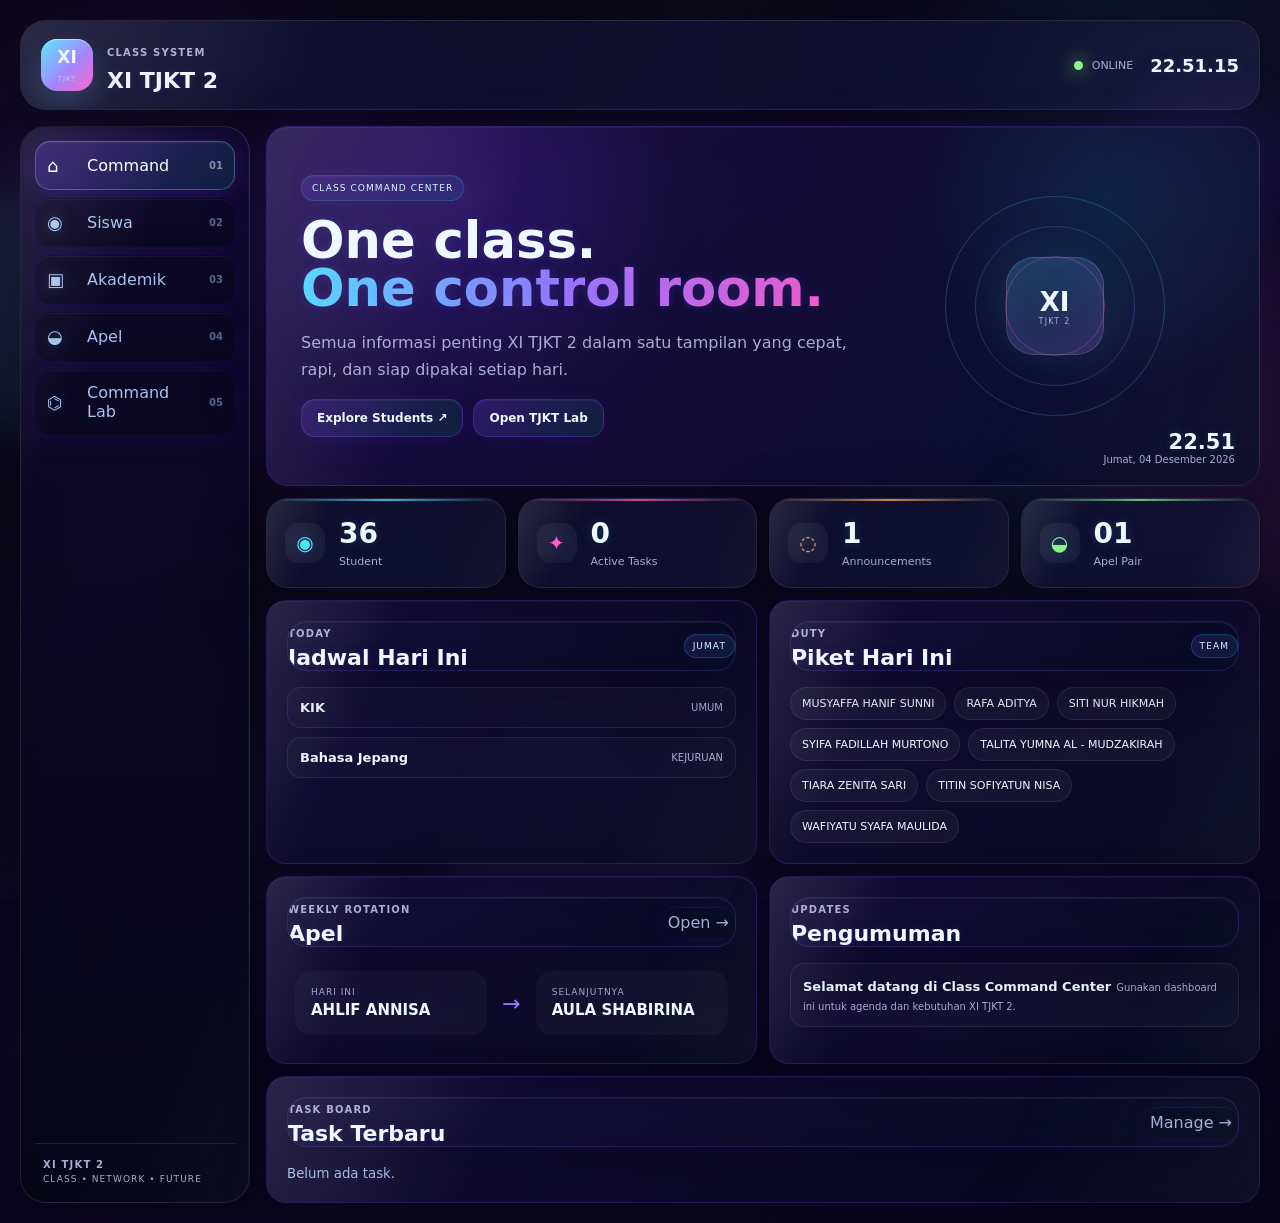
<file: index.html>
<!DOCTYPE html>
<html lang="id">
<head>
  <meta charset="UTF-8">
  <meta name="viewport" content="width=device-width, initial-scale=1.0">
  <meta name="theme-color" content="#08091a">
  <title>XI TJKT 2 — Class Command Center</title>
  <link rel="stylesheet" href="style.css">
</head>
<body>
  <div class="ambient ambient-a"></div>
  <div class="ambient ambient-b"></div>
  <div class="ambient ambient-c"></div>
  <div class="noise"></div>

  <div class="app">
    <header class="topbar glass">
      <div class="brand-wrap">
        <div class="brand-logo"><span>XI</span><small>TJKT</small></div>
        <div>
          <p class="micro">CLASS SYSTEM</p>
          <h1>XI TJKT 2</h1>
        </div>
      </div>

      <div class="top-status">
        <span class="online-dot"></span>
        <span>ONLINE</span>
        <strong id="liveClock">--:--:--</strong>
      </div>
    </header>

    <aside class="sidebar glass">
      <nav class="nav-list" aria-label="Dashboard navigation">
        <button class="nav-item active" data-dashboard="1">
          <span class="nav-icon">⌂</span><span>Command</span><b>01</b>
        </button>
        <button class="nav-item" data-dashboard="2">
          <span class="nav-icon">◉</span><span>Siswa</span><b>02</b>
        </button>
        <button class="nav-item" data-dashboard="3">
          <span class="nav-icon">▣</span><span>Akademik</span><b>03</b>
        </button>
        <button class="nav-item" data-dashboard="4">
          <span class="nav-icon">◒</span><span>Apel</span><b>04</b>
        </button>
        <button class="nav-item" data-dashboard="5">
          <span class="nav-icon">⌬</span><span>Command Lab</span><b>05</b>
        </button>
      </nav>

      <div class="sidebar-footer">
        <span class="micro">XI TJKT 2</span>
        <span class="tiny">Class • Network • Future</span>
      </div>
    </aside>

    <main class="content">

      <!-- DASHBOARD 1 -->
      <section class="dashboard active" id="dashboard1">
        <div class="hero hero-command glass glow-violet">
          <div class="hero-copy">
            <span class="pill pill-violet">CLASS COMMAND CENTER</span>
            <h2>One class.<br><em>One control room.</em></h2>
            <p>
              Semua informasi penting XI TJKT 2 dalam satu tampilan yang cepat,
              rapi, dan siap dipakai setiap hari.
            </p>

            <div class="hero-actions">
              <button class="btn btn-primary" data-jump="2">Explore Students ↗</button>
              <button class="btn btn-ghost" data-jump="5">Open TJKT Lab</button>
            </div>
          </div>

          <div class="hero-orbit" aria-hidden="true">
            <div class="orbit orbit-1"></div>
            <div class="orbit orbit-2"></div>
            <div class="orbit orbit-3"></div>
            <div class="core">
              <span>XI</span>
              <small>TJKT 2</small>
            </div>
          </div>

          <div class="hero-time">
            <span id="ccClock">--:--</span>
            <small id="ccDate">---</small>
          </div>
        </div>

        <div class="stats-row">
          <article class="stat glass stat-cyan">
            <span class="stat-icon">◉</span>
            <div>
              <strong id="ccStudentCount">0</strong>
              <small>Student</small>
            </div>
          </article>

          <article class="stat glass stat-pink">
            <span class="stat-icon">✦</span>
            <div>
              <strong id="ccTaskCount">0</strong>
              <small>Active Tasks</small>
            </div>
          </article>

          <article class="stat glass stat-orange">
            <span class="stat-icon">◌</span>
            <div>
              <strong id="ccAnnouncementCount">0</strong>
              <small>Announcements</small>
            </div>
          </article>

          <article class="stat glass stat-lime">
            <span class="stat-icon">◒</span>
            <div>
              <strong id="ccApelWeek">01</strong>
              <small>Apel Pair</small>
            </div>
          </article>
        </div>

        <div class="grid-2">
          <article class="panel glass accent-cyan">
            <div class="panel-head">
              <div>
                <span class="micro">TODAY</span>
                <h3>Jadwal Hari Ini</h3>
              </div>
              <span class="badge" id="ccTodayLabel">---</span>
            </div>
            <div id="ccTodaySchedule" class="stack-list"></div>
          </article>

          <article class="panel glass accent-lime">
            <div class="panel-head">
              <div>
                <span class="micro">DUTY</span>
                <h3>Piket Hari Ini</h3>
              </div>
              <span class="badge">TEAM</span>
            </div>
            <div id="ccTodayDuty" class="person-chips"></div>
          </article>
        </div>

        <div class="grid-2">
          <article class="panel glass accent-violet">
            <div class="panel-head">
              <div>
                <span class="micro">WEEKLY ROTATION</span>
                <h3>Apel</h3>
              </div>
              <button class="link-btn" data-jump="4">Open →</button>
            </div>

            <div class="mini-apel">
              <div>
                <small>HARI INI</small>
                <strong id="ccApelToday">-</strong>
              </div>
              <div class="mini-arrow">→</div>
              <div>
                <small>SELANJUTNYA</small>
                <strong id="ccApelNext">-</strong>
              </div>
            </div>
          </article>

          <article class="panel glass accent-pink">
            <div class="panel-head">
              <div>
                <span class="micro">UPDATES</span>
                <h3>Pengumuman</h3>
              </div>
            </div>
            <div id="ccAnnouncements" class="compact-list"></div>
          </article>
        </div>

        <article class="panel glass accent-orange">
          <div class="panel-head">
            <div>
              <span class="micro">TASK BOARD</span>
              <h3>Task Terbaru</h3>
            </div>
            <button class="link-btn" data-jump="3">Manage →</button>
          </div>
          <div id="ccTasks" class="task-preview"></div>
        </article>
      </section>

      <!-- DASHBOARD 2 -->
      <section class="dashboard" id="dashboard2">
        <div class="section-hero glass accent-cyan">
          <span class="pill pill-cyan">STUDENT DIRECTORY</span>
          <h2>People behind the network.</h2>
          <p>
            Direktori premium untuk mencari, membuka profil, dan mengenal
            anggota XI TJKT 2.
          </p>
        </div>

        <div class="toolbar glass">
          <div class="field search-field">
            <span>⌕</span>
            <input id="studentSearch" type="search" placeholder="Cari nama siswa...">
          </div>

          <select id="studentFilter">
            <option value="all">Semua siswa</option>
            <option value="odd">Nomor ganjil</option>
            <option value="even">Nomor genap</option>
          </select>

          <button class="btn btn-primary" id="randomStudentButton">
            Random Student ↗
          </button>
        </div>

        <div class="directory-stats">
          <span>Total <strong id="studentTotal">0</strong></span>
          <span>Tampil <strong id="studentVisible">0</strong></span>
          <span id="studentResultCount">0 hasil</span>
        </div>

        <div id="studentDirectory" class="student-grid"></div>

        <div id="studentModal" class="modal" aria-hidden="true">
          <div class="modal-card glass">
            <button id="studentModalClose" class="modal-close">×</button>

            <div id="studentModalAvatar" class="profile-avatar">01</div>

            <span class="micro">STUDENT PROFILE</span>
            <h3 id="studentModalName">-</h3>
            <p>
              Nomor absen
              <strong id="studentModalNumber">-</strong>
            </p>
          </div>
        </div>
      </section>

      <!-- DASHBOARD 3 -->
      <section class="dashboard" id="dashboard3">
        <div class="section-hero glass accent-orange">
          <span class="pill pill-orange">ACADEMIC & AGENDA</span>
          <h2>Plan the week.<br><em>Own the workflow.</em></h2>
          <p>
            Jadwal, piket, deadline, pengumuman, dan kalender berada
            dalam satu ruang kerja kelas.
          </p>
        </div>

        <div class="panel glass">
          <div class="panel-head">
            <div>
              <span class="micro">SCHEDULE</span>
              <h3>Jadwal Pelajaran</h3>
            </div>

            <div class="segmented">
              <button class="schedule-type active" data-schedule-type="A">Umum</button>
              <button class="schedule-type" data-schedule-type="B">Kejuruan</button>
            </div>
          </div>

          <div id="scheduleList" class="schedule-grid"></div>
        </div>

        <div class="panel glass accent-lime">
          <div class="panel-head">
            <div>
              <span class="micro">DUTY ROTATION</span>
              <h3>Jadwal Piket</h3>
            </div>
          </div>

          <div id="dutyGrid" class="duty-week"></div>
        </div>

        <div class="grid-2">
          <article class="panel glass accent-pink">
            <div class="panel-head">
              <div>
                <span class="micro">CLASS NEWS</span>
                <h3>Pengumuman</h3>
              </div>
            </div>

            <div class="form-stack">
              <input id="announcementTitle" class="field-input" placeholder="Judul pengumuman">
              <textarea id="announcementText" class="field-input" rows="4" placeholder="Isi pengumuman..."></textarea>
              <button id="addAnnouncementButton" class="btn btn-primary">
                + Tambah Pengumuman
              </button>
            </div>

            <div id="announcementList" class="manage-list"></div>
          </article>

          <article class="panel glass accent-orange">
            <div class="panel-head">
              <div>
                <span class="micro">TASKS & DEADLINES</span>
                <h3>Task Manager</h3>
              </div>
            </div>

            <div class="form-stack">
              <input id="taskTitle" class="field-input" placeholder="Nama tugas">
              <input id="taskDeadline" class="field-input" type="date">
              <button id="addTaskButton" class="btn btn-primary">
                + Tambah Task
              </button>
            </div>

            <div id="taskList" class="manage-list"></div>
          </article>
        </div>

        <div class="grid-2">
          <article class="panel glass accent-violet">
            <div class="panel-head">
              <div>
                <span class="micro">GLOBAL SEARCH</span>
                <h3>Cari di seluruh data</h3>
              </div>
            </div>

            <div class="field search-field">
              <span>⌕</span>
              <input id="globalSearch" type="search" placeholder="Siswa, mapel, piket, info...">
            </div>

            <div id="globalSearchResults" class="search-results"></div>
          </article>

          <article class="panel glass accent-cyan calendar-panel">
            <div class="panel-head">
              <div>
                <span class="micro">CALENDAR</span>
                <h3 id="calendarMonth">Calendar</h3>
              </div>

              <div class="calendar-actions">
                <button id="calendarPrev" class="icon-btn">‹</button>
                <button id="calendarToday" class="mini-btn">Today</button>
                <button id="calendarNext" class="icon-btn">›</button>
              </div>
            </div>

            <div id="calendarGrid" class="calendar-grid"></div>
          </article>
        </div>
      </section>

      <!-- DASHBOARD 4 -->
      <section class="dashboard" id="dashboard4">
        <div class="section-hero glass accent-violet">
          <span class="pill pill-violet">APEL & KEGIATAN</span>
          <h2>18 pairs.<br><em>One clean rotation.</em></h2>
          <p>
            Setiap minggu terdiri dari satu pasangan:
            satu untuk apel hari ini dan satu untuk apel selanjutnya.
          </p>
        </div>

        <article class="apel-stage glass glow-violet">
          <div class="apel-side today">
            <span class="micro">APEL HARI INI</span>
            <div id="apelTodayAvatar" class="big-avatar">01</div>
            <h3 id="apelTodayName">AHLIF ANNISA</h3>
          </div>

          <div class="apel-center">
            <span>PAIR</span>
            <strong id="apelPairNumber">01 / 18</strong>
            <small id="apelCurrentPair">AHLIF ANNISA × ARINA MAZIYA</small>
          </div>

          <div class="apel-side next">
            <span class="micro">APEL SELANJUTNYA</span>
            <div id="apelNextAvatar" class="big-avatar">02</div>
            <h3 id="apelNextName">ARINA MAZIYA</h3>
          </div>
        </article>

        <div class="center-actions">
          <button id="nextApelButton" class="btn btn-primary">Next Pair →</button>
          <button id="resetApelButton" class="btn btn-ghost">Reset Rotation</button>
        </div>

        <div class="panel glass">
          <div class="panel-head">
            <div>
              <span class="micro">ROTATION MAP</span>
              <h3>18 Pasangan Apel</h3>
            </div>
          </div>

          <div id="apelPairGrid" class="pair-grid"></div>
        </div>

        <div class="panel glass accent-orange">
          <div class="panel-head">
            <div>
              <span class="micro">ACTIVITY BOARD</span>
              <h3>Ruang kegiatan</h3>
            </div>
          </div>

          <div class="activity-cards">
            <div>
              <strong>Apel</strong>
              <small>Pair aktif tampil di atas</small>
            </div>
            <div>
              <strong>Piket</strong>
              <small>Lihat jadwal di Akademik</small>
            </div>
            <div>
              <strong>Agenda</strong>
              <small>Kelola tugas & pengumuman</small>
            </div>
          </div>
        </div>
      </section>

      <!-- DASHBOARD 5 -->
      <section class="dashboard" id="dashboard5">
        <div class="section-hero glass accent-cyan lab-heading">
          <div>
            <span class="pill pill-cyan">TJKT COMMAND LAB</span>
            <h2>Build it.<br><em>Break it. Understand it.</em></h2>
            <p>
              Toolkit jaringan untuk eksplorasi IPv4, subnetting, CIDR,
              MAC, port, DNS, OSI, kabel, dan utilitas kelas.
            </p>
          </div>

          <div class="lab-chip">
            NETWORK<br>
            <b>ENGINEERING</b>
          </div>
        </div>

        <div class="tool-grid">

          <article class="tool glass accent-cyan wide-tool">
            <div class="tool-head">
              <span class="tool-number">01</span>
              <div>
                <span class="micro">NETWORK</span>
                <h3>IPv4 Analyzer</h3>
              </div>
            </div>

            <div class="tool-row">
              <input id="labIpInput" class="field-input" placeholder="192.168.1.10/24">
              <button id="analyzeIpButton" class="btn btn-primary">Analyze</button>
            </div>

            <div id="ipAnalysisResult" class="tool-result"></div>
          </article>

          <article class="tool glass accent-violet">
            <div class="tool-head">
              <span class="tool-number">02</span>
              <div>
                <span class="micro">SUBNETTING</span>
                <h3>Subnet Calculator</h3>
              </div>
            </div>

            <div class="tool-row">
              <input id="subnetIp" class="field-input" placeholder="192.168.1.0">
              <input id="subnetPrefix" class="field-input small-input" type="number" min="0" max="32" value="24">
              <button id="subnetButton" class="btn btn-primary">Calc</button>
            </div>

            <div id="subnetResult" class="tool-result"></div>
          </article>

          <article class="tool glass accent-pink">
            <div class="tool-head">
              <span class="tool-number">03</span>
              <div>
                <span class="micro">CIDR</span>
                <h3>CIDR Helper</h3>
              </div>
            </div>

            <input id="cidrInput" class="field-input" placeholder="10.0.0.0/16">
            <button id="cidrButton" class="btn btn-primary full-btn">Explain CIDR</button>
            <div id="cidrResult" class="tool-result"></div>
          </article>

          <article class="tool glass accent-orange">
            <div class="tool-head">
              <span class="tool-number">04</span>
              <div>
                <span class="micro">NUMBER</span>
                <h3>Decimal → Binary</h3>
              </div>
            </div>

            <input id="decimalInput" class="field-input" type="number" min="0" max="4294967295" placeholder="255">
            <button id="decimalButton" class="btn btn-primary full-btn">Convert</button>
            <div id="binaryResult" class="tool-result"></div>
          </article>

          <article class="tool glass accent-lime">
            <div class="tool-head">
              <span class="tool-number">05</span>
              <div>
                <span class="micro">NUMBER</span>
                <h3>Binary → Decimal</h3>
              </div>
            </div>

            <input id="binaryInput" class="field-input" placeholder="11111111">
            <button id="binaryButton" class="btn btn-primary full-btn">Convert</button>
            <div id="decimalResult" class="tool-result"></div>
          </article>

          <article class="tool glass accent-violet">
            <div class="tool-head">
              <span class="tool-number">06</span>
              <div>
                <span class="micro">HARDWARE</span>
                <h3>MAC Formatter</h3>
              </div>
            </div>

            <input id="macInput" class="field-input" placeholder="AABBCCDDEEFF">
            <button id="macButton" class="btn btn-primary full-btn">Format</button>
            <div id="macResult" class="tool-result"></div>
          </article>

          <article class="tool glass accent-cyan">
            <div class="tool-head">
              <span class="tool-number">07</span>
              <div>
                <span class="micro">REFERENCE</span>
                <h3>Port Reference</h3>
              </div>
            </div>

            <input id="portSearch" class="field-input" placeholder="80, HTTPS, DNS...">
            <div id="portResults" class="reference-list"></div>
          </article>

          <article class="tool glass accent-orange">
            <div class="tool-head">
              <span class="tool-number">08</span>
              <div>
                <span class="micro">WEB</span>
                <h3>HTTP Status</h3>
              </div>
            </div>

            <input id="httpStatusSearch" class="field-input" placeholder="200, 404, server...">
            <div id="httpStatusResults" class="reference-list"></div>
          </article>

          <article class="tool glass accent-pink">
            <div class="tool-head">
              <span class="tool-number">09</span>
              <div>
                <span class="micro">NAME SERVICE</span>
                <h3>DNS Reference</h3>
              </div>
            </div>

            <div id="dnsResult" class="dns-cards"></div>
          </article>

          <article class="tool glass accent-lime">
            <div class="tool-head">
              <span class="tool-number">10</span>
              <div>
                <span class="micro">UTILITY</span>
                <h3>Random Student</h3>
              </div>
            </div>

            <button id="labRandomStudentButton" class="btn btn-primary full-btn">
              Pick Random
            </button>

            <div id="labRandomStudentResult" class="random-card"></div>
          </article>
        </div>

        <div class="grid-2">
          <article class="panel glass accent-violet">
            <div class="panel-head">
              <div>
                <span class="micro">MODEL</span>
                <h3>OSI Layer</h3>
              </div>
            </div>

            <div id="osiReference" class="layer-list"></div>
          </article>

          <article class="panel glass accent-cyan">
            <div class="panel-head">
              <div>
                <span class="micro">PHYSICAL LAYER</span>
                <h3>RJ45 / Kabel Network</h3>
              </div>
            </div>

            <div id="rj45Reference" class="layer-list"></div>
          </article>
        </div>

        <div class="grid-2">
          <article class="panel glass accent-orange">
            <div class="panel-head">
              <div>
                <span class="micro">FOCUS</span>
                <h3>Countdown</h3>
              </div>
            </div>

            <div id="countdownDisplay" class="countdown-display">05:00</div>

            <div class="tool-row">
              <input id="countdownMinutes" class="field-input" type="number" min="0" value="5">
              <input id="countdownSeconds" class="field-input" type="number" min="0" max="59" value="0">
            </div>

            <div class="button-row">
              <button id="startCountdownButton" class="btn btn-primary">Start</button>
              <button id="pauseCountdownButton" class="btn btn-ghost">Pause</button>
              <button id="resetCountdownButton" class="btn btn-ghost">Reset</button>
            </div>
          </article>

          <article class="panel glass accent-pink">
            <div class="panel-head">
              <div>
                <span class="micro">NOTES</span>
                <h3>Catatan TJKT</h3>
              </div>
            </div>

            <textarea id="notesArea" class="field-input notes-area" rows="10" placeholder="Tulis command, rumus, atau catatan belajar..."></textarea>
          </article>
        </div>

        <div class="panel glass accent-cyan">
          <div class="panel-head">
            <div>
              <span class="micro">DATA</span>
              <h3>Export & Print</h3>
            </div>
          </div>

          <div class="button-row">
            <button id="exportButton" class="btn btn-primary">
              Export Class Data
            </button>
            <button id="printButton" class="btn btn-ghost">
              Print Dashboard
            </button>
          </div>
        </div>
      </section>
    </main>
  </div>

  <div id="toastContainer" class="toast-container"></div>
  <script src="script.js"></script>
</body>
</html>
</file>
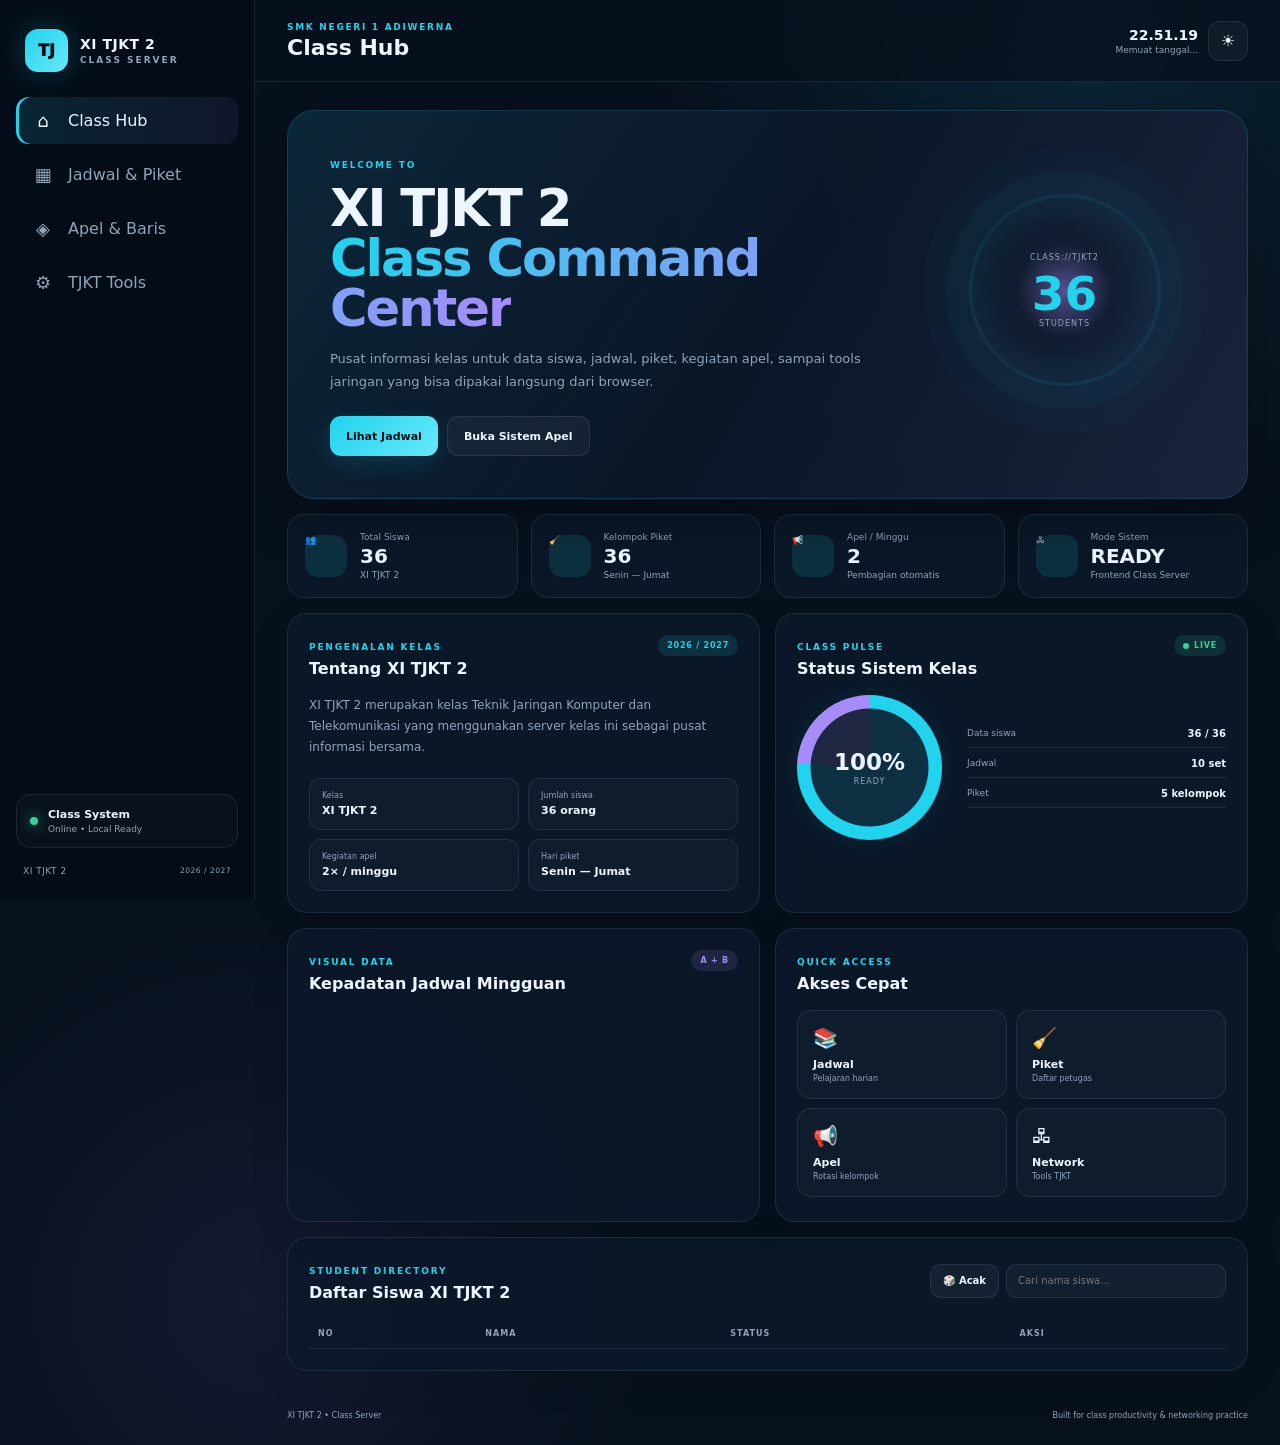
<file: old-version/index.html>
<!DOCTYPE html>
<html lang="id">
<head>
  <meta charset="UTF-8">
  <meta name="viewport" content="width=device-width, initial-scale=1.0">
  <meta name="theme-color" content="#08111f">
  <meta name="description" content="Class Server XI TJKT 2">
  <title>XI TJKT 2 — Class Server</title>
  <link rel="stylesheet" href="style.css">
</head>

<body>
  <div class="app-shell">

    <aside class="sidebar" id="sidebar">
      <div class="brand">
        <div class="brand-mark">TJ</div>
        <div>
          <strong>XI TJKT 2</strong>
          <span>CLASS SERVER</span>
        </div>
      </div>

      <nav class="nav-menu">
        <button class="nav-item active" data-dashboard="dashboard-home">
          <span class="nav-icon">⌂</span>
          <span>Class Hub</span>
        </button>

        <button class="nav-item" data-dashboard="dashboard-schedule">
          <span class="nav-icon">▦</span>
          <span>Jadwal & Piket</span>
        </button>

        <button class="nav-item" data-dashboard="dashboard-apel">
          <span class="nav-icon">◈</span>
          <span>Apel & Baris</span>
        </button>

        <button class="nav-item" data-dashboard="dashboard-tools">
          <span class="nav-icon">⚙</span>
          <span>TJKT Tools</span>
        </button>
      </nav>

      <div class="sidebar-bottom">
        <div class="mini-status">
          <span class="status-dot"></span>
          <div>
            <strong>Class System</strong>
            <small>Online • Local Ready</small>
          </div>
        </div>

        <div class="sidebar-credit">
          <span>XI TJKT 2</span>
          <small>2026 / 2027</small>
        </div>
      </div>
    </aside>

    <main class="main-content">

      <header class="topbar">
        <button class="mobile-menu-btn" id="mobileMenuBtn" aria-label="Buka menu">☰</button>

        <div class="topbar-title">
          <span class="eyebrow">SMK NEGERI 1 ADIWERNA</span>
          <h1 id="pageTitle">Class Hub</h1>
        </div>

        <div class="topbar-actions">
          <div class="clock-box">
            <strong id="liveClock">00:00:00</strong>
            <span id="liveDate">Memuat tanggal...</span>
          </div>

          <button class="icon-btn" id="themeToggle" title="Ganti tema">☀</button>
        </div>
      </header>

      <section class="dashboard active" id="dashboard-home">

        <div class="hero-card">
          <div class="hero-copy">
            <span class="hero-label">WELCOME TO</span>
            <h2>XI TJKT 2<br><span>Class Command Center</span></h2>
            <p>
              Pusat informasi kelas untuk data siswa, jadwal, piket,
              kegiatan apel, sampai tools jaringan yang bisa dipakai
              langsung dari browser.
            </p>

            <div class="hero-actions">
              <button class="primary-btn" data-jump="dashboard-schedule">Lihat Jadwal</button>
              <button class="secondary-btn" data-jump="dashboard-apel">Buka Sistem Apel</button>
            </div>
          </div>

          <div class="hero-visual">
            <div class="orb orb-one"></div>
            <div class="orb orb-two"></div>
            <div class="hero-code">
              <span>CLASS://TJKT2</span>
              <strong>36</strong>
              <small>STUDENTS</small>
            </div>
          </div>
        </div>

        <div class="stats-grid">
          <article class="stat-card">
            <span class="stat-icon">👥</span>
            <div>
              <small>Total Siswa</small>
              <strong id="statStudents">36</strong>
              <span>XI TJKT 2</span>
            </div>
          </article>

          <article class="stat-card">
            <span class="stat-icon">🧹</span>
            <div>
              <small>Kelompok Piket</small>
              <strong id="statDuty">5</strong>
              <span>Senin — Jumat</span>
            </div>
          </article>

          <article class="stat-card">
            <span class="stat-icon">📢</span>
            <div>
              <small>Apel / Minggu</small>
              <strong id="statApel">2</strong>
              <span>Pembagian otomatis</span>
            </div>
          </article>

          <article class="stat-card">
            <span class="stat-icon">🖧</span>
            <div>
              <small>Mode Sistem</small>
              <strong>READY</strong>
              <span>Frontend Class Server</span>
            </div>
          </article>
        </div>

        <div class="content-grid two-col">

          <article class="panel profile-panel">
            <div class="panel-heading">
              <div>
                <span class="panel-kicker">PENGENALAN KELAS</span>
                <h3>Tentang XI TJKT 2</h3>
              </div>
              <span class="tag cyan">2026 / 2027</span>
            </div>

            <p class="muted">
              XI TJKT 2 merupakan kelas Teknik Jaringan Komputer dan
              Telekomunikasi yang menggunakan server kelas ini sebagai
              pusat informasi bersama.
            </p>

            <div class="info-list">
              <div>
                <span>Kelas</span>
                <strong>XI TJKT 2</strong>
              </div>
              <div>
                <span>Jumlah siswa</span>
                <strong>36 orang</strong>
              </div>
              <div>
                <span>Kegiatan apel</span>
                <strong>2× / minggu</strong>
              </div>
              <div>
                <span>Hari piket</span>
                <strong>Senin — Jumat</strong>
              </div>
            </div>
          </article>

          <article class="panel pulse-panel">
            <div class="panel-heading">
              <div>
                <span class="panel-kicker">CLASS PULSE</span>
                <h3>Status Sistem Kelas</h3>
              </div>
              <span class="live-pill"><i></i> LIVE</span>
            </div>

            <div class="pulse-layout">
              <div class="ring-meter">
                <div class="ring-value">
                  <strong>100%</strong>
                  <span>READY</span>
                </div>
              </div>

              <div class="pulse-data">
                <div>
                  <span>Data siswa</span>
                  <strong>36 / 36</strong>
                </div>
                <div>
                  <span>Jadwal</span>
                  <strong>10 set</strong>
                </div>
                <div>
                  <span>Piket</span>
                  <strong>5 kelompok</strong>
                </div>
              </div>
            </div>
          </article>

        </div>

        <div class="content-grid two-col">

          <article class="panel chart-panel">
            <div class="panel-heading">
              <div>
                <span class="panel-kicker">VISUAL DATA</span>
                <h3>Kepadatan Jadwal Mingguan</h3>
              </div>
              <span class="tag purple">A + B</span>
            </div>

            <div class="bar-chart" id="weeklyChart"></div>
          </article>

          <article class="panel quick-panel">
            <div class="panel-heading">
              <div>
                <span class="panel-kicker">QUICK ACCESS</span>
                <h3>Akses Cepat</h3>
              </div>
            </div>

            <div class="quick-grid">
              <button class="quick-card" data-jump="dashboard-schedule">
                <span>📚</span>
                <strong>Jadwal</strong>
                <small>Pelajaran harian</small>
              </button>

              <button class="quick-card" data-jump="dashboard-schedule">
                <span>🧹</span>
                <strong>Piket</strong>
                <small>Daftar petugas</small>
              </button>

              <button class="quick-card" data-jump="dashboard-apel">
                <span>📢</span>
                <strong>Apel</strong>
                <small>Rotasi kelompok</small>
              </button>

              <button class="quick-card" data-jump="dashboard-tools">
                <span>🖧</span>
                <strong>Network</strong>
                <small>Tools TJKT</small>
              </button>
            </div>
          </article>

        </div>

        <article class="panel roster-panel">
          <div class="panel-heading roster-heading">
            <div>
              <span class="panel-kicker">STUDENT DIRECTORY</span>
              <h3>Daftar Siswa XI TJKT 2</h3>
            </div>

            <div class="roster-actions">
              <button class="secondary-btn small" id="randomStudentBtn">🎲 Acak</button>
              <input
                type="search"
                id="studentSearch"
                class="search-input"
                placeholder="Cari nama siswa..."
                autocomplete="off"
              >
            </div>
          </div>

          <div id="randomStudentResult" class="random-result hidden"></div>

          <div class="student-table-wrap">
            <table class="student-table">
              <thead>
                <tr>
                  <th>No</th>
                  <th>Nama</th>
                  <th>Status</th>
                  <th>Aksi</th>
                </tr>
              </thead>
              <tbody id="studentTableBody"></tbody>
            </table>
          </div>
        </article>

      </section>

      <section class="dashboard" id="dashboard-schedule">

        <div class="section-banner">
          <div>
            <span class="hero-label">DASHBOARD 02</span>
            <h2>Jadwal Pelajaran & Piket</h2>
            <p>Semua jadwal kelas XI TJKT 2 dalam satu tempat.</p>
          </div>

          <div class="banner-icon">▦</div>
        </div>

        <article class="panel">
          <div class="panel-heading">
            <div>
              <span class="panel-kicker">BLOK A</span>
              <h3>Jadwal Pelajaran</h3>
            </div>

            <div class="switch-group">
              <button class="switch-btn active" data-schedule="scheduleA">Blok A</button>
              <button class="switch-btn" data-schedule="scheduleB">Blok B</button>
            </div>
          </div>

          <div id="scheduleA" class="schedule-view active"></div>
          <div id="scheduleB" class="schedule-view"></div>
        </article>

        <article class="panel">
          <div class="panel-heading">
            <div>
              <span class="panel-kicker">TUGAS HARIAN</span>
              <h3>Jadwal Piket Kelas</h3>
            </div>

            <span class="tag green">Senin — Jumat</span>
          </div>

          <div class="duty-grid" id="dutyGrid"></div>
        </article>

        <article class="panel">
          <div class="panel-heading">
            <div>
              <span class="panel-kicker">CHECKLIST</span>
              <h3>Monitoring Piket</h3>
            </div>

            <button class="secondary-btn small" id="resetDutyBtn">Reset Hari Ini</button>
          </div>

          <div id="dutyChecklist" class="checklist-list"></div>
        </article>

      </section>

      <section class="dashboard" id="dashboard-apel">

        <div class="section-banner apel-banner">
          <div>
            <span class="hero-label">DASHBOARD 03</span>
            <h2>Apel & Baris-Berbaris</h2>
            <p>Sistem pembagian otomatis untuk 36 siswa, 2 kelompok setiap minggu.</p>
          </div>

          <div class="banner-icon">◈</div>
        </div>

        <div class="content-grid two-col">

          <article class="panel">
            <div class="panel-heading">
              <div>
                <span class="panel-kicker">ROTATION ENGINE</span>
                <h3>Pengaturan Pembagian</h3>
              </div>
              <span class="tag cyan">18 + 18</span>
            </div>

            <div class="form-grid">
              <label>
                <span>Nomor mulai</span>
                <input type="number" id="rotationStart" min="1" max="36" value="23">
              </label>

              <label>
                <span>Ukuran kelompok</span>
                <input type="number" id="rotationSize" min="1" max="18" value="18">
              </label>
            </div>

            <label class="full-field">
              <span>Catatan minggu</span>
              <input
                type="text"
                id="rotationNote"
                placeholder="Contoh: Minggu ke-1 September"
              >
            </label>

            <div class="button-row">
              <button class="primary-btn" id="generateRotationBtn">Generate Pembagian</button>
              <button class="secondary-btn" id="shiftRotationBtn">Geser +18</button>
            </div>

            <div class="rotation-info">
              <div>
                <span>Alur</span>
                <strong>23 → 36 → 1 → 22</strong>
              </div>
              <div>
                <span>Per minggu</span>
                <strong>2 kelompok</strong>
              </div>
              <div>
                <span>Total</span>
                <strong>36 siswa</strong>
              </div>
            </div>
          </article>

          <article class="panel">
            <div class="panel-heading">
              <div>
                <span class="panel-kicker">WEEK CONTROL</span>
                <h3>Kontrol Mingguan</h3>
              </div>
            </div>

            <div class="week-actions">
              <button class="control-card" id="saveRotationBtn">
                <span>💾</span>
                <strong>Simpan</strong>
                <small>Simpan pembagian saat ini</small>
              </button>

              <button class="control-card" id="nextWeekBtn">
                <span>➡</span>
                <strong>Minggu Berikutnya</strong>
                <small>Geser otomatis 18 nomor</small>
              </button>

              <button class="control-card" id="printRotationBtn">
                <span>🖨</span>
                <strong>Print</strong>
                <small>Cetak pembagian apel</small>
              </button>

              <button class="control-card" id="copyRotationBtn">
                <span>📋</span>
                <strong>Salin</strong>
                <small>Salin daftar kelompok</small>
              </button>
            </div>
          </article>

        </div>

        <div class="group-grid">
          <article class="panel group-panel group-one">
            <div class="group-header">
              <div>
                <span class="group-badge">APEL 01</span>
                <h3>Kelompok Pertama</h3>
              </div>
              <strong id="groupOneCount">18 siswa</strong>
            </div>

            <div class="group-list" id="groupOneList"></div>
          </article>

          <article class="panel group-panel group-two">
            <div class="group-header">
              <div>
                <span class="group-badge">APEL 02</span>
                <h3>Kelompok Kedua</h3>
              </div>
              <strong id="groupTwoCount">18 siswa</strong>
            </div>

            <div class="group-list" id="groupTwoList"></div>
          </article>
        </div>

        <article class="panel">
          <div class="panel-heading">
            <div>
              <span class="panel-kicker">SEQUENCE</span>
              <h3>Urutan Nomor 1 — 36</h3>
            </div>
            <span class="tag purple" id="rotationStatus">Mulai #23</span>
          </div>

          <div class="sequence-strip" id="sequenceStrip"></div>
        </article>

      </section>

      <section class="dashboard" id="dashboard-tools">

        <div class="section-banner tools-banner">
          <div>
            <span class="hero-label">DASHBOARD 04</span>
            <h2>TJKT Tools & Class Utilities</h2>
            <p>Tools ringan yang berguna untuk kegiatan kelas dan praktik jaringan.</p>
          </div>

          <div class="banner-icon">⚙</div>
        </div>

        <div class="tools-grid">

          <article class="panel tool-card">
            <div class="tool-title">
              <span class="tool-icon">🌐</span>
              <div>
                <h3>IP Class Checker</h3>
                <small>Identifikasi class IPv4</small>
              </div>
            </div>

            <input type="text" id="ipInput" class="tool-input" placeholder="Contoh: 192.168.1.10">

            <button class="primary-btn full" id="checkIpBtn">Cek IP</button>

            <div class="tool-result" id="ipResult">Belum ada hasil.</div>
          </article>

          <article class="panel tool-card">
            <div class="tool-title">
              <span class="tool-icon">🧮</span>
              <div>
                <h3>Subnet Helper</h3>
                <small>Hitung host dan subnet</small>
              </div>
            </div>

            <div class="inline-inputs">
              <input type="text" id="subnetIpInput" class="tool-input" placeholder="192.168.1.0">
              <input type="number" id="prefixInput" class="tool-input" min="0" max="32" value="24">
            </div>

            <button class="primary-btn full" id="calcSubnetBtn">Hitung Subnet</button>

            <div class="tool-result" id="subnetResult">Belum ada hasil.</div>
          </article>

          <article class="panel tool-card">
            <div class="tool-title">
              <span class="tool-icon">🎲</span>
              <div>
                <h3>Random Student</h3>
                <small>Pilih siswa secara acak</small>
              </div>
            </div>

            <div class="random-tool-output" id="randomToolOutput">
              <span>?</span>
              <strong>Siapa yang terpilih?</strong>
            </div>

            <button class="primary-btn full" id="randomToolBtn">Acak Siswa</button>
          </article>

          <article class="panel tool-card">
            <div class="tool-title">
              <span class="tool-icon">⏱</span>
              <div>
                <h3>Class Countdown</h3>
                <small>Timer kegiatan kelas</small>
              </div>
            </div>

            <div class="timer-display" id="timerDisplay">00:00</div>

            <div class="inline-inputs timer-inputs">
              <input type="number" id="timerMinutes" class="tool-input" min="0" value="5" placeholder="Menit">
              <input type="number" id="timerSeconds" class="tool-input" min="0" max="59" value="0" placeholder="Detik">
            </div>

            <div class="button-row">
              <button class="primary-btn" id="startTimerBtn">Start</button>
              <button class="secondary-btn" id="resetTimerBtn">Reset</button>
            </div>
          </article>

        </div>

        <div class="content-grid two-col">

          <article class="panel notes-panel">
            <div class="panel-heading">
              <div>
                <span class="panel-kicker">CLASS NOTES</span>
                <h3>Catatan Kelas</h3>
              </div>

              <span class="tag cyan">Autosave</span>
            </div>

            <textarea
              id="classNotes"
              class="notes-area"
              placeholder="Tulis catatan penting kelas di sini..."
            ></textarea>

            <div class="notes-footer">
              <span id="notesStatus">Belum ada perubahan.</span>
              <button class="secondary-btn small" id="clearNotesBtn">Hapus Catatan</button>
            </div>
          </article>

          <article class="panel utility-panel">
            <div class="panel-heading">
              <div>
                <span class="panel-kicker">SYSTEM ACTION</span>
                <h3>Utilitas</h3>
              </div>
            </div>

            <div class="utility-list">
              <button class="utility-action" id="exportDataBtn">
                <span>⬇</span>
                <div>
                  <strong>Export Data JSON</strong>
                  <small>Unduh konfigurasi dan data kelas</small>
                </div>
              </button>

              <button class="utility-action" id="printPageBtn">
                <span>🖨</span>
                <div>
                  <strong>Print Dashboard</strong>
                  <small>Cetak tampilan yang sedang aktif</small>
                </div>
              </button>

              <button class="utility-action" id="resetStorageBtn">
                <span>↺</span>
                <div>
                  <strong>Reset Penyimpanan</strong>
                  <small>Kembalikan pengaturan lokal</small>
                </div>
              </button>
            </div>

            <div class="warning-box">
              <strong>Catatan</strong>
              <span>Data dashboard disimpan di browser perangkat ini menggunakan localStorage.</span>
            </div>
          </article>

        </div>

      </section>

      <footer class="site-footer">
        <span>XI TJKT 2 • Class Server</span>
        <span>Built for class productivity & networking practice</span>
      </footer>

    </main>
  </div>

  <div class="toast-container" id="toastContainer"></div>

  <div class="modal-overlay hidden" id="studentModal">
    <div class="modal-card">
      <button class="modal-close" id="closeStudentModal">×</button>
      <div id="studentModalContent"></div>
    </div>
  </div>

  <script src="script.js"></script>
</body>
</html>
</file>
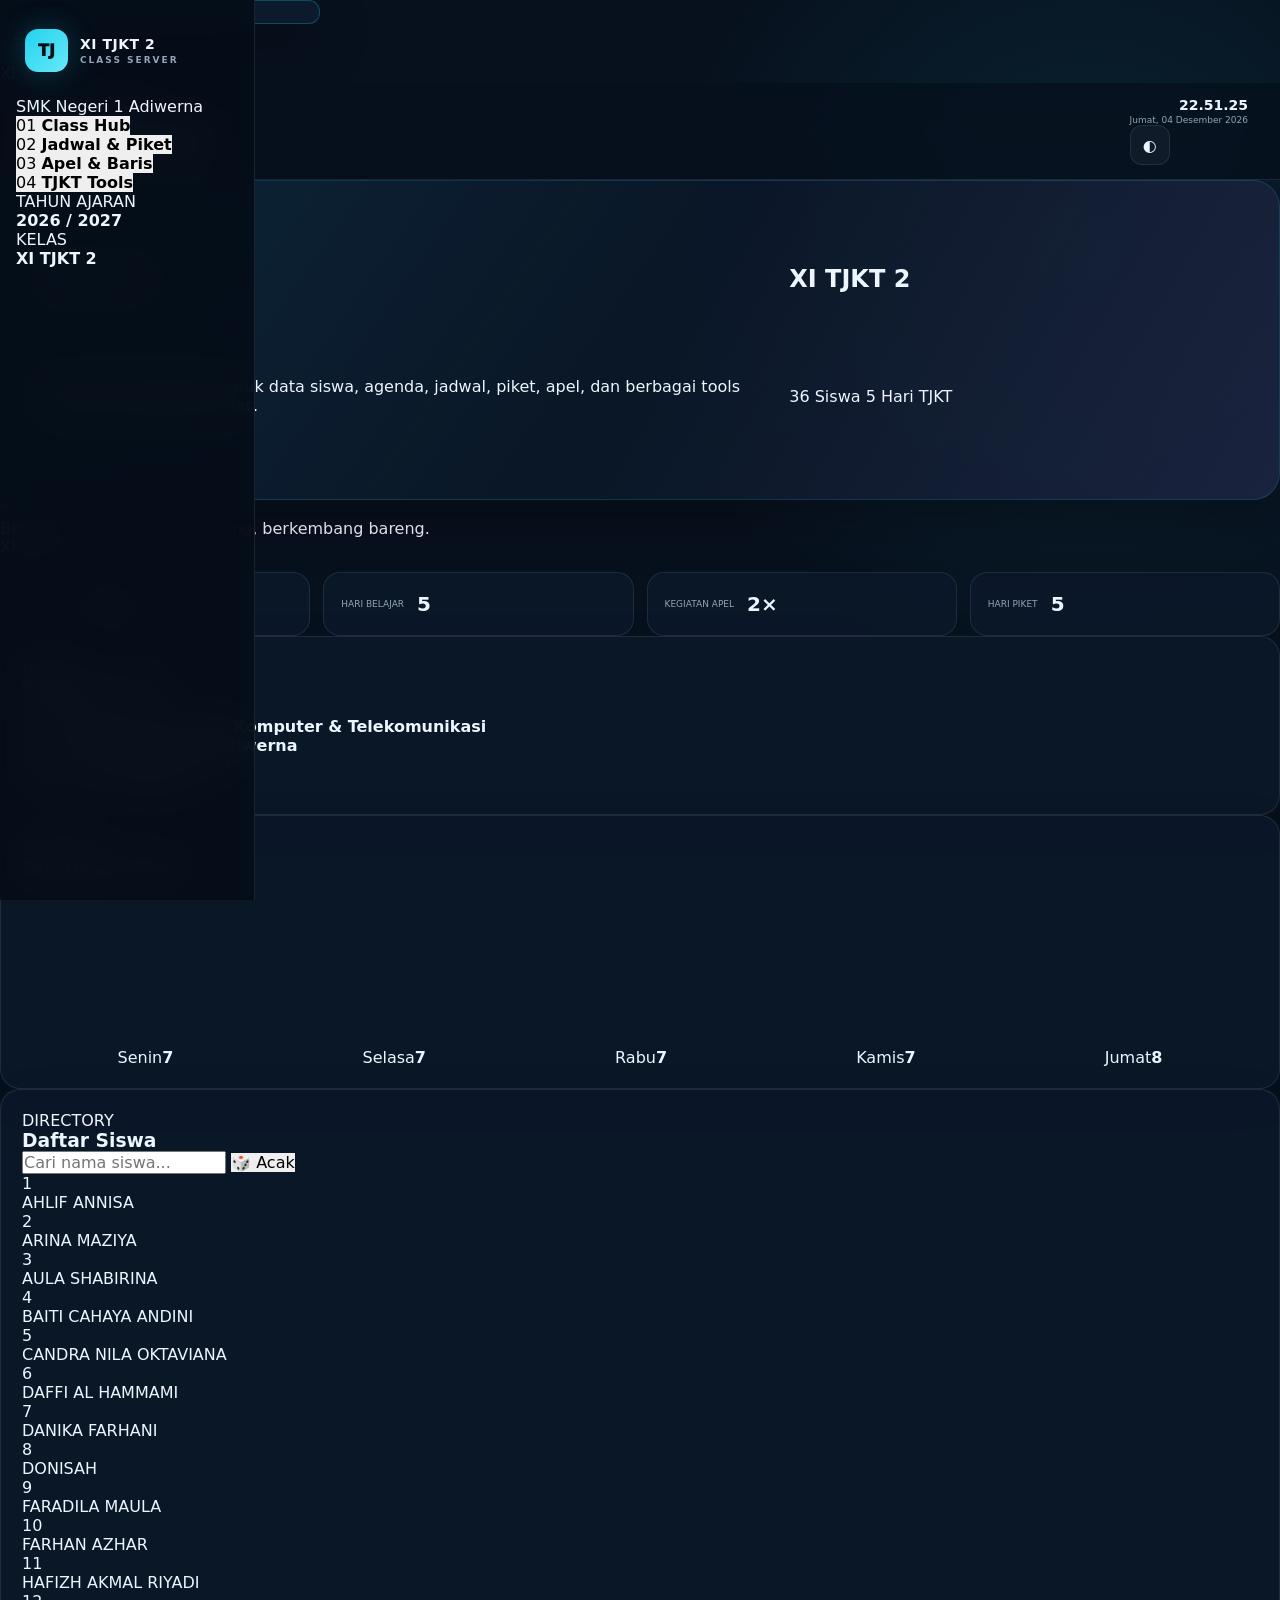
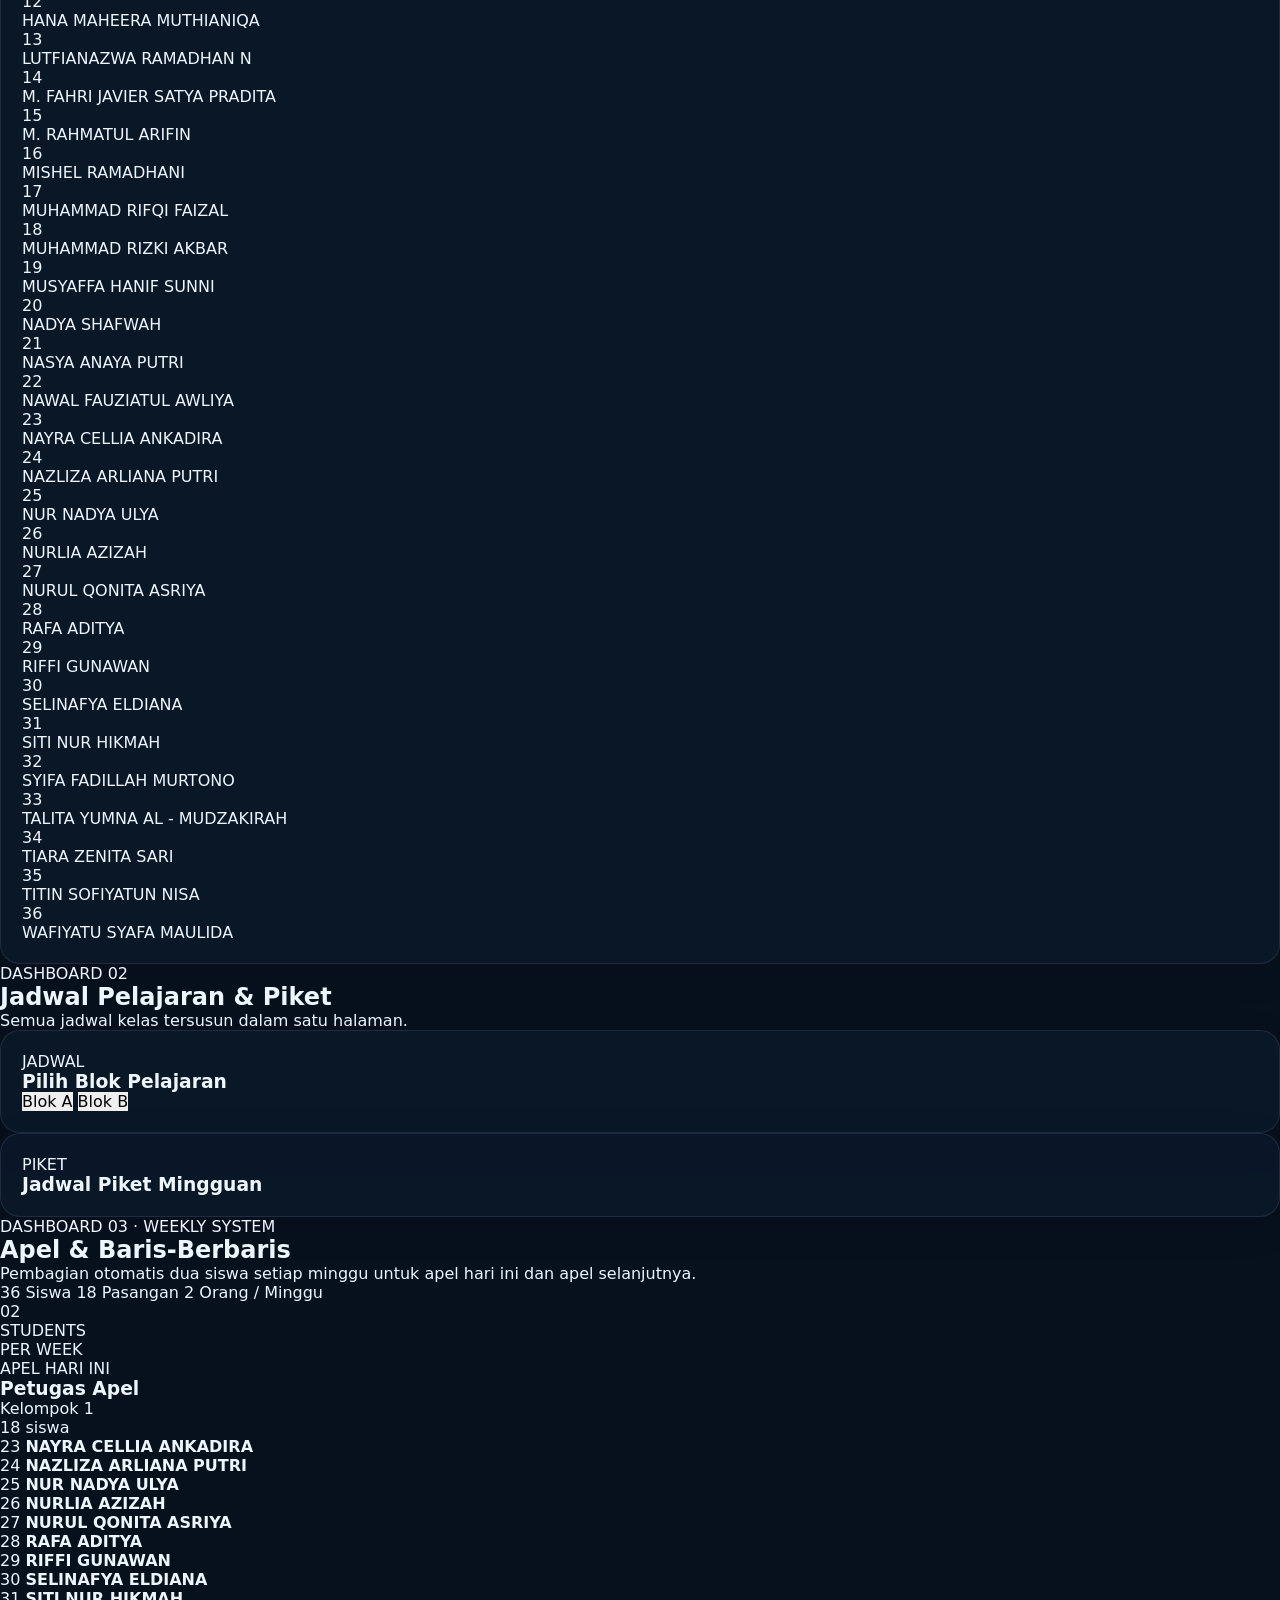
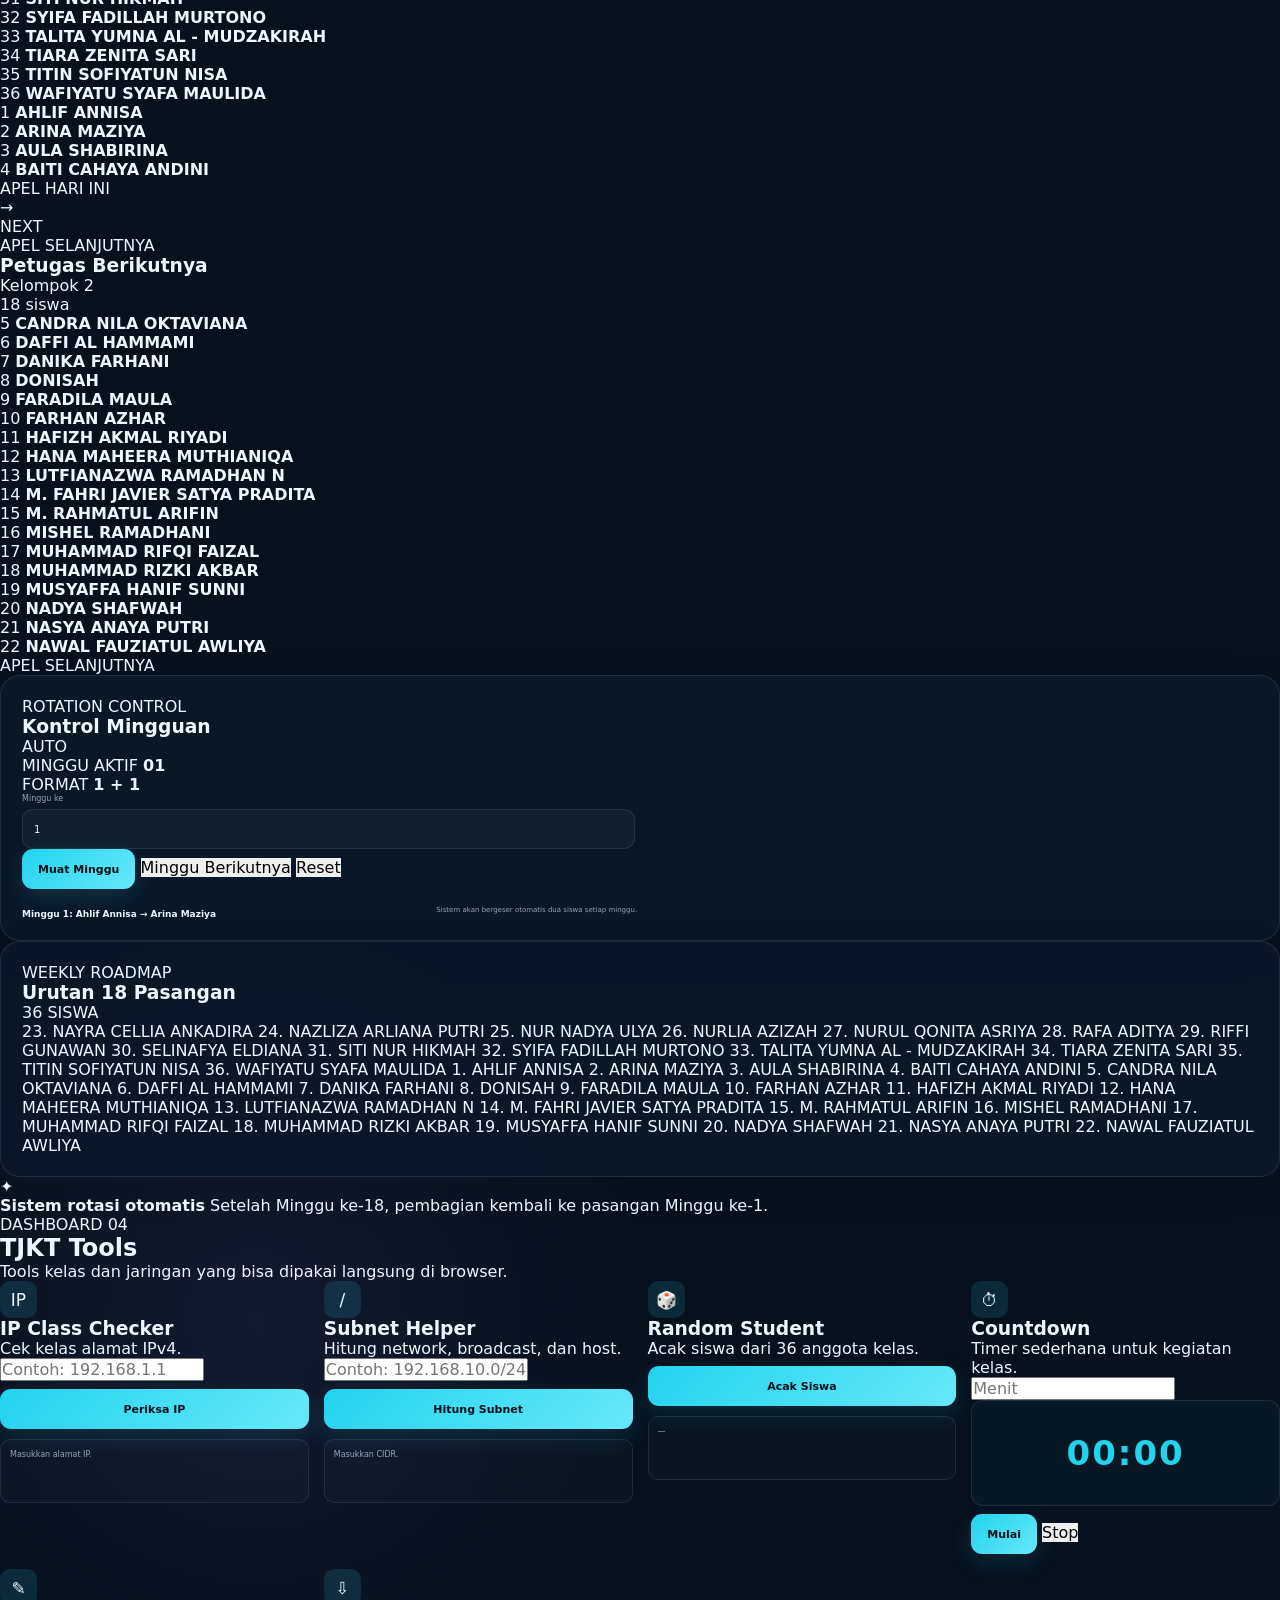
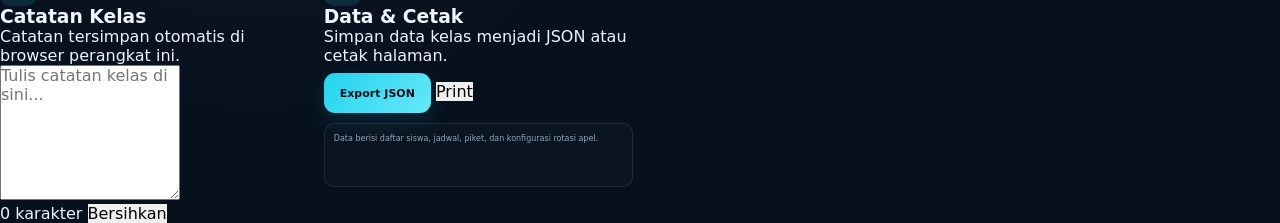
<file: old-version/index-before-rebuild.html>
<!DOCTYPE html>
<html lang="id">
<head>
  <meta charset="UTF-8">
  <meta name="viewport" content="width=device-width, initial-scale=1.0">
  <meta name="theme-color" content="#6d4934">
  <title>XI TJKT 2 — Class Server</title>
  <link rel="stylesheet" href="style.css">
</head>
<body>

<div id="toast" class="toast"></div>

<div class="mobile-top">
  <button id="mobileMenu" class="icon-btn" aria-label="Buka menu">☰</button>
  <div class="mobile-title">XI TJKT 2</div>
</div>

<aside class="sidebar" id="sidebar">
  <div class="brand">
    <div class="brand-mark">TJ</div>
    <div>
      <strong>XI TJKT 2</strong>
      <span>CLASS SERVER</span>
    </div>
  </div>

  <div class="side-note">
    <span class="dot"></span>
    SMK Negeri 1 Adiwerna
  </div>

  <nav class="nav">
    <button class="nav-btn active" data-view="dashboard1">
      <span>01</span>
      <b>Class Hub</b>
    </button>
    <button class="nav-btn" data-view="dashboard2">
      <span>02</span>
      <b>Jadwal & Piket</b>
    </button>
    <button class="nav-btn" data-view="dashboard3">
      <span>03</span>
      <b>Apel & Baris</b>
    </button>
    <button class="nav-btn" data-view="dashboard4">
      <span>04</span>
      <b>TJKT Tools</b>
    </button>
  </nav>

  <div class="sidebar-footer">
    <div class="mini-label">TAHUN AJARAN</div>
    <strong>2026 / 2027</strong>
    <div class="mini-label">KELAS</div>
    <strong>XI TJKT 2</strong>
  </div>
</aside>

<main class="main">
  <header class="topbar">
    <div>
      <div class="eyebrow">PORTAL KELAS</div>
      <h1 id="pageTitle">Class Hub</h1>
    </div>

    <div class="top-actions">
      <div class="clock-box">
        <strong id="clock">00:00:00</strong>
        <span id="date">-</span>
      </div>
      <button id="themeToggle" class="icon-btn" title="Ganti tema">◐</button>
    </div>
  </header>

  <!-- DASHBOARD 1 -->
  <section class="view active" id="dashboard1">
    <div class="hero-grid">
      <div class="hero-card">
        <div class="hero-kicker">WELCOME TO</div>
        <h2>XI TJKT 2</h2>
        <p>
          Pusat informasi kelas untuk data siswa, agenda,
          jadwal, piket, apel, dan berbagai tools pendukung
          kegiatan kelas.
        </p>

        <div class="hero-tags">
          <span>36 Siswa</span>
          <span>5 Hari</span>
          <span>TJKT</span>
        </div>
      </div>

      <div class="quote-card">
        <div class="quote-mark">“</div>
        <p>Belajar bareng, kompak bareng, berkembang bareng.</p>
        <span>XI TJKT 2</span>
      </div>
    </div>

    <div class="stats-grid">
      <div class="stat-card">
        <span>JUMLAH SISWA</span>
        <strong id="statStudents">36</strong>
      </div>
      <div class="stat-card">
        <span>HARI BELAJAR</span>
        <strong>5</strong>
      </div>
      <div class="stat-card">
        <span>KEGIATAN APEL</span>
        <strong>2×</strong>
      </div>
      <div class="stat-card">
        <span>HARI PIKET</span>
        <strong>5</strong>
      </div>
    </div>

    <div class="section-grid two">
      <div class="panel">
        <div class="panel-head">
          <div>
            <div class="eyebrow">PROFIL</div>
            <h3>Tentang Kelas</h3>
          </div>
          <span class="badge">XI TJKT 2</span>
        </div>

        <div class="profile-list">
          <div><span>Program</span><strong>Teknik Jaringan Komputer & Telekomunikasi</strong></div>
          <div><span>Sekolah</span><strong>SMK Negeri 1 Adiwerna</strong></div>
          <div><span>Tahun Ajaran</span><strong>2026 / 2027</strong></div>
          <div><span>Total Siswa</span><strong>36 orang</strong></div>
        </div>
      </div>

      <div class="panel">
        <div class="panel-head">
          <div>
            <div class="eyebrow">AKTIVITAS</div>
            <h3>Distribusi Piket</h3>
          </div>
        </div>

        <div class="bar-chart">
          <div class="bar-row"><span>Senin</span><i><em style="width:87.5%"></em></i><b>7</b></div>
          <div class="bar-row"><span>Selasa</span><i><em style="width:87.5%"></em></i><b>7</b></div>
          <div class="bar-row"><span>Rabu</span><i><em style="width:87.5%"></em></i><b>7</b></div>
          <div class="bar-row"><span>Kamis</span><i><em style="width:87.5%"></em></i><b>7</b></div>
          <div class="bar-row"><span>Jumat</span><i><em style="width:100%"></em></i><b>8</b></div>
        </div>
      </div>
    </div>

    <div class="panel">
      <div class="panel-head wrap">
        <div>
          <div class="eyebrow">DIRECTORY</div>
          <h3>Daftar Siswa</h3>
        </div>

        <div class="search-wrap">
          <input id="studentSearch" type="search" placeholder="Cari nama siswa...">
          <button id="randomStudentBtn" class="soft-btn">🎲 Acak</button>
        </div>
      </div>

      <div id="randomStudentBox" class="random-box hidden"></div>
      <div id="studentGrid" class="student-grid"></div>
    </div>
  </section>

  <!-- DASHBOARD 2 -->
  <section class="view" id="dashboard2">
    <div class="page-banner">
      <div>
        <div class="eyebrow">DASHBOARD 02</div>
        <h2>Jadwal Pelajaran & Piket</h2>
        <p>Semua jadwal kelas tersusun dalam satu halaman.</p>
      </div>
    </div>

    <div class="panel">
      <div class="panel-head wrap">
        <div>
          <div class="eyebrow">JADWAL</div>
          <h3>Pilih Blok Pelajaran</h3>
        </div>
        <div class="segmented" id="scheduleSwitch">
          <button class="seg active" data-block="A">Blok A</button>
          <button class="seg" data-block="B">Blok B</button>
        </div>
      </div>

      <div id="scheduleDays" class="schedule-grid"></div>
    </div>

    <div class="panel">
      <div class="panel-head wrap">
        <div>
          <div class="eyebrow">PIKET</div>
          <h3>Jadwal Piket Mingguan</h3>
        </div>
        <div id="dutyDaySwitch" class="day-switch"></div>
      </div>

      <div id="dutyView"></div>
    </div>
  </section>

  <!-- DASHBOARD 3 -->
  <section class="view" id="dashboard3">

    <div class="apel-hero">
      <div class="apel-hero-copy">
        <div class="eyebrow">DASHBOARD 03 · WEEKLY SYSTEM</div>
        <h2>Apel & Baris-Berbaris</h2>
        <p>
          Pembagian otomatis dua siswa setiap minggu untuk apel hari ini
          dan apel selanjutnya.
        </p>

        <div class="apel-badges">
          <span>36 Siswa</span>
          <span>18 Pasangan</span>
          <span>2 Orang / Minggu</span>
        </div>
      </div>

      <div class="apel-hero-mark">
        <div class="hero-number">02</div>
        <span>STUDENTS<br>PER WEEK</span>
      </div>
    </div>

    <div class="apel-current-grid">

      <div class="apel-person-card today-card">
        <div class="person-card-top">
          <div>
            <span class="eyebrow">APEL HARI INI</span>
            <h3>Petugas Apel</h3>
          </div>
          <span class="status-dot"></span>
        </div>

        <div class="person-content" id="group1"></div>
        <div class="person-card-footer">
          <span id="group1Count">APEL HARI INI</span>
        </div>
      </div>

      <div class="apel-arrow-card">
        <div class="arrow-circle">→</div>
        <span>NEXT</span>
      </div>

      <div class="apel-person-card next-card">
        <div class="person-card-top">
          <div>
            <span class="eyebrow">APEL SELANJUTNYA</span>
            <h3>Petugas Berikutnya</h3>
          </div>
          <span class="status-dot"></span>
        </div>

        <div class="person-content" id="group2"></div>
        <div class="person-card-footer">
          <span id="group2Count">APEL SELANJUTNYA</span>
        </div>
      </div>

    </div>

    <div class="apel-control-grid">

      <div class="panel apel-control-panel">
        <div class="panel-head">
          <div>
            <div class="eyebrow">ROTATION CONTROL</div>
            <h3>Kontrol Mingguan</h3>
          </div>
          <span class="control-badge">AUTO</span>
        </div>

        <div class="week-display">
          <div>
            <span>MINGGU AKTIF</span>
            <strong id="rotationWeekLabel">01</strong>
          </div>
          <div class="week-mini-info">
            <span>FORMAT</span>
            <b>1 + 1</b>
          </div>
        </div>

        <div class="form-grid apel-form-grid">
          <label>
            <span>Minggu ke</span>
            <input id="rotationWeek" type="number" min="1" max="18" value="1">
          </label>
        </div>

        <div class="action-row">
          <button id="generateRotation" class="primary-btn">Muat Minggu</button>
          <button id="nextRotation" class="soft-btn">Minggu Berikutnya</button>
          <button id="resetRotation" class="soft-btn">Reset</button>
        </div>

        <div class="rotation-info premium-info">
          <strong id="rotationStatus">
            Minggu 1: Ahlif Annisa → Arina Maziya
          </strong>
          <span>
            Sistem akan bergeser otomatis dua siswa setiap minggu.
          </span>
        </div>
      </div>

      <div class="panel timeline-panel">
        <div class="panel-head">
          <div>
            <div class="eyebrow">WEEKLY ROADMAP</div>
            <h3>Urutan 18 Pasangan</h3>
          </div>
          <span class="control-badge">36 SISWA</span>
        </div>

        <div id="rotationSequence" class="sequence-grid premium-sequence"></div>
      </div>

    </div>

    <div class="apel-note">
      <div class="note-icon">✦</div>
      <div>
        <strong>Sistem rotasi otomatis</strong>
        <span>
          Setelah Minggu ke-18, pembagian kembali ke pasangan Minggu ke-1.
        </span>
      </div>
    </div>

  </section>

  <!-- DASHBOARD 4 -->
  <section class="view" id="dashboard4">
    <div class="page-banner">
      <div>
        <div class="eyebrow">DASHBOARD 04</div>
        <h2>TJKT Tools</h2>
        <p>Tools kelas dan jaringan yang bisa dipakai langsung di browser.</p>
      </div>
    </div>

    <div class="tools-grid">

      <div class="tool-card">
        <div class="tool-icon">IP</div>
        <h3>IP Class Checker</h3>
        <p>Cek kelas alamat IPv4.</p>
        <input id="ipInput" type="text" placeholder="Contoh: 192.168.1.1">
        <button id="checkIpBtn" class="primary-btn full">Periksa IP</button>
        <div id="ipResult" class="tool-result">Masukkan alamat IP.</div>
      </div>

      <div class="tool-card">
        <div class="tool-icon">/</div>
        <h3>Subnet Helper</h3>
        <p>Hitung network, broadcast, dan host.</p>
        <input id="subnetInput" type="text" placeholder="Contoh: 192.168.10.0/24">
        <button id="checkSubnetBtn" class="primary-btn full">Hitung Subnet</button>
        <div id="subnetResult" class="tool-result">Masukkan CIDR.</div>
      </div>

      <div class="tool-card">
        <div class="tool-icon">🎲</div>
        <h3>Random Student</h3>
        <p>Acak siswa dari 36 anggota kelas.</p>
        <button id="toolRandomBtn" class="primary-btn full">Acak Siswa</button>
        <div id="toolRandomResult" class="tool-result big">—</div>
      </div>

      <div class="tool-card">
        <div class="tool-icon">⏱</div>
        <h3>Countdown</h3>
        <p>Timer sederhana untuk kegiatan kelas.</p>
        <input id="countdownMinutes" type="number" min="1" placeholder="Menit">
        <div class="timer-display" id="timerDisplay">00:00</div>
        <div class="action-row">
          <button id="startTimerBtn" class="primary-btn">Mulai</button>
          <button id="stopTimerBtn" class="soft-btn">Stop</button>
        </div>
      </div>

      <div class="tool-card wide-tool">
        <div class="tool-icon">✎</div>
        <h3>Catatan Kelas</h3>
        <p>Catatan tersimpan otomatis di browser perangkat ini.</p>
        <textarea id="classNotes" rows="7" placeholder="Tulis catatan kelas di sini..."></textarea>
        <div class="notes-meta">
          <span id="notesCount">0 karakter</span>
          <button id="clearNotesBtn" class="soft-btn">Bersihkan</button>
        </div>
      </div>

      <div class="tool-card wide-tool">
        <div class="tool-icon">⇩</div>
        <h3>Data & Cetak</h3>
        <p>Simpan data kelas menjadi JSON atau cetak halaman.</p>
        <div class="action-row">
          <button id="exportBtn" class="primary-btn">Export JSON</button>
          <button id="printBtn" class="soft-btn">Print</button>
        </div>
        <div class="tool-result">
          Data berisi daftar siswa, jadwal, piket, dan konfigurasi rotasi apel.
        </div>
      </div>

    </div>
  </section>
</main>

<script src="script.js"></script>
</body>
</html>
</file>
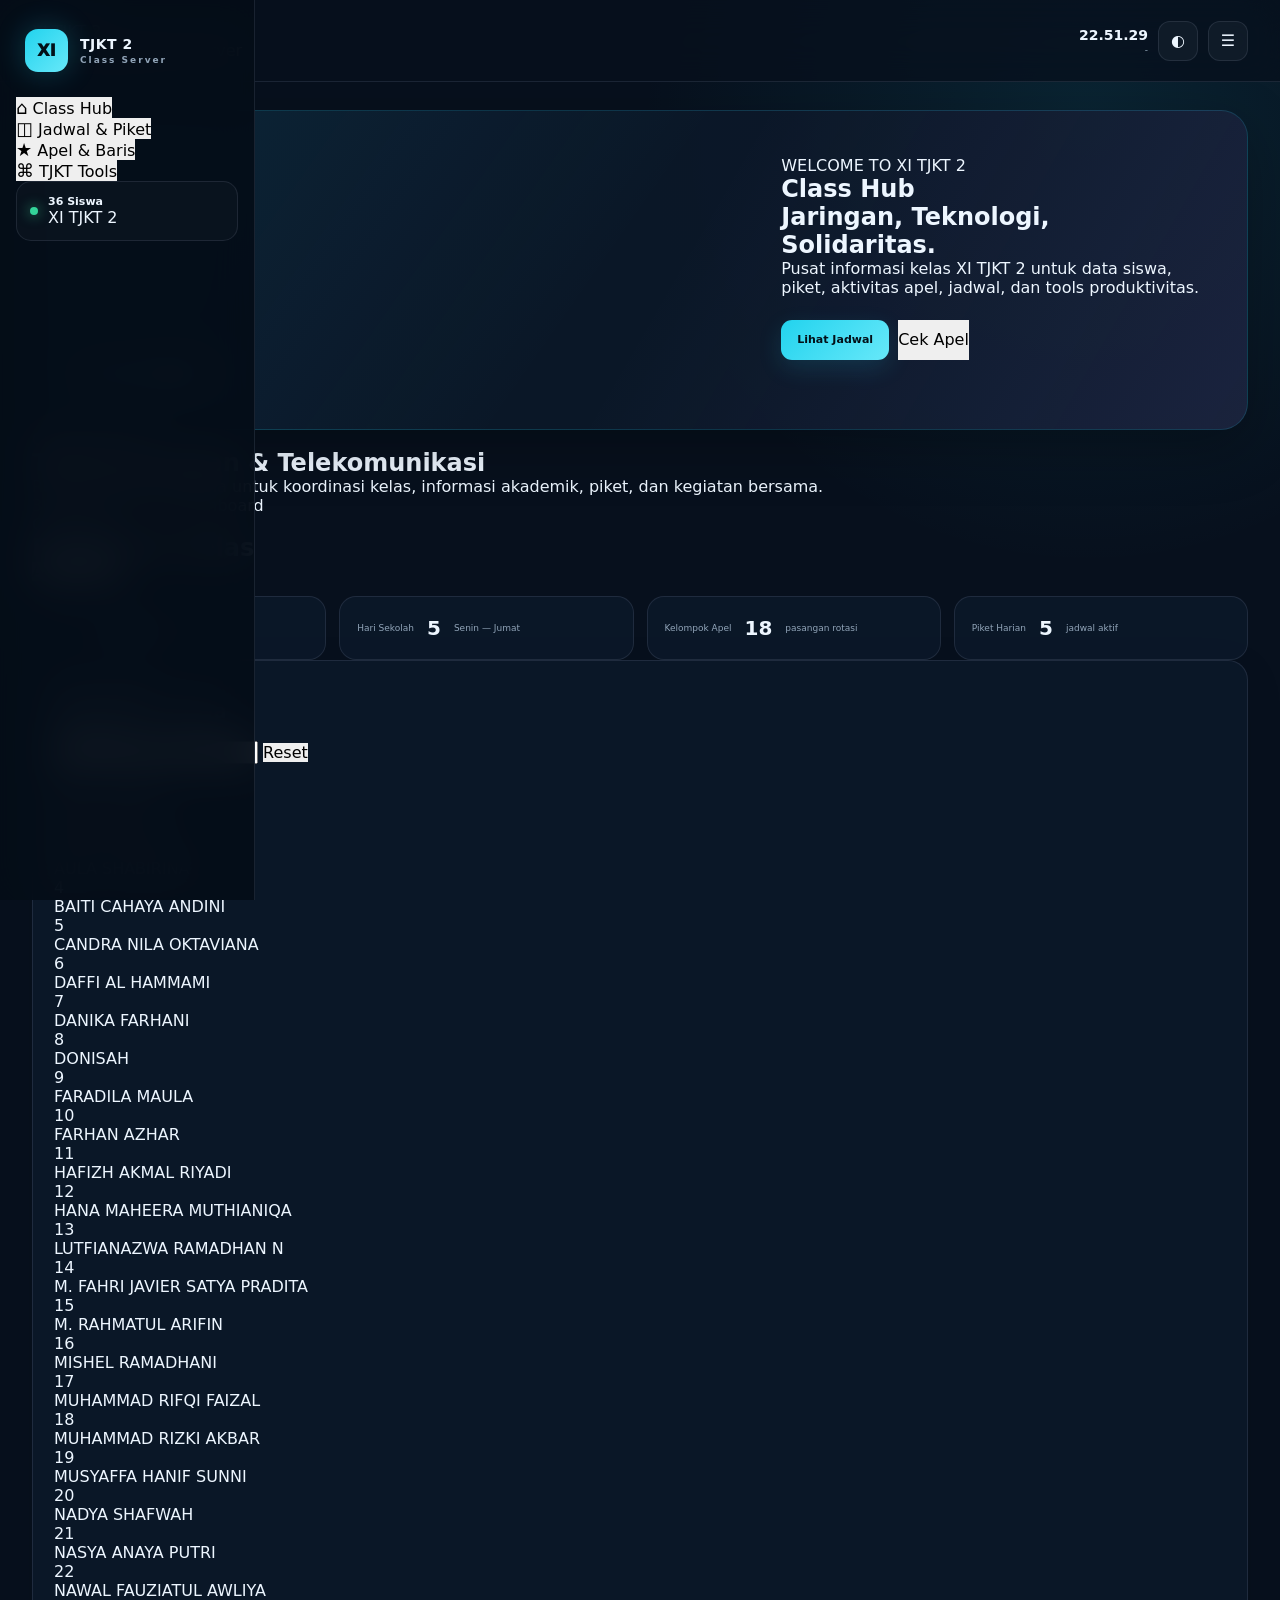
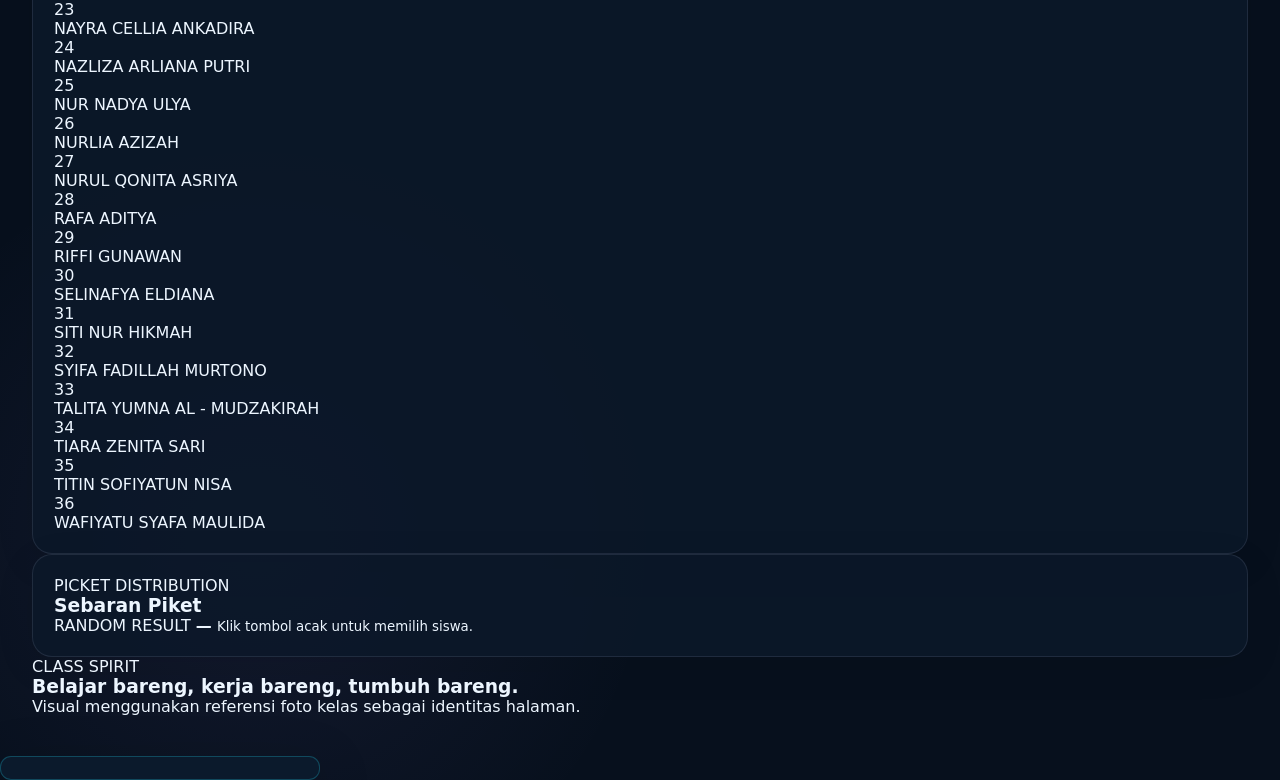
<file: old-version/index-before-v2-link.html>
<!DOCTYPE html>
<html lang="id">
<head>
  <meta charset="UTF-8">
  <meta name="viewport" content="width=device-width, initial-scale=1.0">
  <meta name="theme-color" content="#6d28d9">
  <title>XI TJKT 2 — Class Server</title>
  <link rel="stylesheet" href="style.css">
</head>
<body>

  <div class="app-shell">

    <aside class="sidebar">
      <div class="brand">
        <div class="brand-mark">XI</div>
        <div>
          <strong>TJKT 2</strong>
          <span>Class Server</span>
        </div>
      </div>

      <nav class="main-nav">
        <button class="nav-btn active" data-view="dashboard1">
          <span class="nav-icon">⌂</span>
          <span>Class Hub</span>
        </button>

        <button class="nav-btn" data-view="dashboard2">
          <span class="nav-icon">◫</span>
          <span>Jadwal & Piket</span>
        </button>

        <button class="nav-btn" data-view="dashboard3">
          <span class="nav-icon">★</span>
          <span>Apel & Baris</span>
        </button>

        <button class="nav-btn" data-view="dashboard4">
          <span class="nav-icon">⌘</span>
          <span>TJKT Tools</span>
        </button>
      </nav>

      <div class="sidebar-footer">
        <div class="mini-status">
          <span class="status-dot"></span>
          <div>
            <strong>36 Siswa</strong>
            <span>XI TJKT 2</span>
          </div>
        </div>
      </div>
    </aside>

    <main class="main-area">

      <header class="topbar">
        <div>
          <div class="topbar-kicker">XI TJKT 2</div>
          <div class="topbar-title">Class Management Server</div>
        </div>

        <div class="topbar-actions">
          <div class="clock-box">
            <strong id="liveClock">00:00:00</strong>
            <span id="liveDate">-</span>
          </div>

          <button id="themeToggle" class="icon-btn" title="Ganti tema">◐</button>

          <button id="mobileMenuBtn" class="icon-btn mobile-only" title="Menu">☰</button>
        </div>
      </header>

      <div class="content-wrap">

        <!-- DASHBOARD 1 -->
        <section id="dashboard1" class="dashboard active-dashboard">

          <div class="hero-grid">
            <div class="hero-card photo-hero">
              <div class="hero-overlay"></div>

              <div class="hero-content">
                <span class="eyebrow">WELCOME TO XI TJKT 2</span>
                <h1>Class Hub<br><span>Jaringan, Teknologi, Solidaritas.</span></h1>
                <p>
                  Pusat informasi kelas XI TJKT 2 untuk data siswa,
                  piket, aktivitas apel, jadwal, dan tools produktivitas.
                </p>

                <div class="hero-actions">
                  <button class="primary-btn" data-go="dashboard2">Lihat Jadwal</button>
                  <button class="soft-btn light-soft" data-go="dashboard3">Cek Apel</button>
                </div>
              </div>

              <div class="hero-badge">
                <span>CLASS</span>
                <strong>XI TJKT 2</strong>
              </div>
            </div>

            <div class="identity-card">
              <div class="identity-photo photo-identity"></div>
              <div class="identity-body">
                <span class="eyebrow purple-text">CLASS PROFILE</span>
                <h2>Teknik Jaringan & Telekomunikasi</h2>
                <p>
                  Ruang digital sederhana untuk koordinasi kelas,
                  informasi akademik, piket, dan kegiatan bersama.
                </p>
              </div>

              <div class="identity-chips">
                <span>36 Siswa</span>
                <span>5 Hari</span>
                <span>4 Dashboard</span>
              </div>
            </div>
          </div>

          <div class="section-heading">
            <div>
              <span class="eyebrow">OVERVIEW</span>
              <h2>Ringkasan Kelas</h2>
            </div>
            <button id="dashboardRandomBtn" class="soft-btn">Acak Siswa</button>
          </div>

          <div class="stats-grid">
            <div class="stat-card stat-purple">
              <span>Total Siswa</span>
              <strong id="statStudents">36</strong>
              <small>anggota kelas</small>
            </div>

            <div class="stat-card stat-blue">
              <span>Hari Sekolah</span>
              <strong>5</strong>
              <small>Senin — Jumat</small>
            </div>

            <div class="stat-card stat-indigo">
              <span>Kelompok Apel</span>
              <strong>18</strong>
              <small>pasangan rotasi</small>
            </div>

            <div class="stat-card stat-cyan">
              <span>Piket Harian</span>
              <strong>5</strong>
              <small>jadwal aktif</small>
            </div>
          </div>

          <div class="two-column">

            <div class="panel">
              <div class="panel-head">
                <div>
                  <span class="eyebrow">CLASS DATA</span>
                  <h3>Pencarian Siswa</h3>
                </div>
                <span id="studentCountLabel" class="panel-pill">36 siswa</span>
              </div>

              <div class="search-row">
                <input id="studentSearch" class="text-input" type="search" placeholder="Cari nama siswa...">
                <button id="clearStudentSearch" class="soft-btn">Reset</button>
              </div>

              <div id="studentGrid" class="student-grid"></div>

              <div id="studentEmpty" class="empty-state hidden">
                Siswa yang dicari tidak ditemukan.
              </div>
            </div>

            <div class="panel">
              <div class="panel-head">
                <div>
                  <span class="eyebrow">PICKET DISTRIBUTION</span>
                  <h3>Sebaran Piket</h3>
                </div>
              </div>

              <div id="dutyDistribution" class="bars"></div>

              <div class="random-box">
                <span class="eyebrow">RANDOM RESULT</span>
                <strong id="dashboardRandomResult">—</strong>
                <small id="dashboardRandomMeta">Klik tombol acak untuk memilih siswa.</small>
              </div>
            </div>

          </div>

          <div class="reference-strip">
            <div class="strip-photo strip-1"></div>
            <div class="strip-photo strip-2"></div>
            <div class="strip-photo strip-3"></div>
            <div class="strip-copy">
              <span class="eyebrow">CLASS SPIRIT</span>
              <h3>Belajar bareng, kerja bareng, tumbuh bareng.</h3>
              <p>Visual menggunakan referensi foto kelas sebagai identitas halaman.</p>
            </div>
          </div>

        </section>

        <!-- DASHBOARD 2 -->
        <section id="dashboard2" class="dashboard">

          <div class="page-banner">
            <div>
              <span class="eyebrow">DASHBOARD 02</span>
              <h1>Jadwal Pelajaran & Piket</h1>
              <p>Gunakan tab jadwal untuk Block A / Block B dan pilih hari untuk melihat piket.</p>
            </div>

            <div class="banner-mark">
              <span>XI</span>
              <strong>TJKT 2</strong>
            </div>
          </div>

          <div class="segmented-control schedule-toggle">
            <button class="segment-btn active" data-block="A">BLOCK A</button>
            <button class="segment-btn" data-block="B">BLOCK B</button>
          </div>

          <div class="panel">
            <div class="panel-head">
              <div>
                <span class="eyebrow">PELAJARAN</span>
                <h3 id="scheduleTitle">Jadwal Block A</h3>
              </div>
              <span id="scheduleCount" class="panel-pill">5 hari</span>
            </div>

            <div id="scheduleGrid" class="schedule-grid"></div>
          </div>

          <div class="two-column duty-layout">

            <div class="panel">
              <div class="panel-head">
                <div>
                  <span class="eyebrow">PIKET HARIAN</span>
                  <h3>Jadwal Piket</h3>
                </div>
                <span id="dutyDoneSummary" class="panel-pill">0 selesai</span>
              </div>

              <div id="dutyDayTabs" class="day-tabs"></div>

              <div id="dutyList" class="duty-list"></div>
            </div>

            <div class="panel quick-info-panel">
              <span class="eyebrow">INFO KELAS</span>
              <h3>Catatan Operasional</h3>

              <div class="info-item">
                <span class="info-icon">01</span>
                <div>
                  <strong>Block A / B</strong>
                  <p>Gunakan tombol di atas untuk berpindah susunan pelajaran.</p>
                </div>
              </div>

              <div class="info-item">
                <span class="info-icon">02</span>
                <div>
                  <strong>Piket</strong>
                  <p>Checklist piket tersimpan otomatis di browser perangkat.</p>
                </div>
              </div>

              <div class="info-item">
                <span class="info-icon">03</span>
                <div>
                  <strong>Hari Aktif</strong>
                  <p>Senin sampai Jumat tersedia di panel piket.</p>
                </div>
              </div>
            </div>

          </div>

        </section>

        <!-- DASHBOARD 3 -->
        <section id="dashboard3" class="dashboard">

          <div class="apel-hero">
            <div class="apel-hero-copy">
              <span class="eyebrow">DASHBOARD 03 • APEL / BARIS</span>
              <h1>Rotasi Apel<br><span>XI TJKT 2</span></h1>
              <p>
                Setiap minggu dua siswa aktif:
                satu untuk <strong>apel hari ini</strong> dan satu untuk
                <strong>apel selanjutnya</strong>.
              </p>

              <div class="apel-meta-row">
                <span id="rotationModeBadge" class="hero-chip">MODE OTOMATIS</span>
                <span id="rotationWeekText" class="hero-chip">MINGGU 1</span>
              </div>
            </div>

            <div class="apel-hero-mark">
              <div class="orbit orbit-1"></div>
              <div class="orbit orbit-2"></div>
              <div class="center-mark">02</div>
            </div>
          </div>

          <div class="apel-current-grid">

            <div class="apel-person-card today">
              <div class="person-top">
                <span class="eyebrow">APEL HARI INI</span>
                <span class="role-badge">CURRENT</span>
              </div>

              <div class="person-number">01</div>
              <h2 id="currentStudentName">AHLIF ANNISA</h2>
              <p id="currentStudentNumber">No. 1 • XI TJKT 2</p>

              <div class="person-footer">
                <span>Pasangan Minggu <strong id="currentPairNumber">1</strong></span>
              </div>
            </div>

            <div class="arrow-card">→</div>

            <div class="apel-person-card next">
              <div class="person-top">
                <span class="eyebrow">APEL SELANJUTNYA</span>
                <span class="role-badge">NEXT</span>
              </div>

              <div class="person-number">02</div>
              <h2 id="nextStudentName">ARINA MAZIYA</h2>
              <p id="nextStudentNumber">No. 2 • XI TJKT 2</p>

              <div class="person-footer">
                <span>Pasangan Minggu <strong id="nextPairNumber">1</strong></span>
              </div>
            </div>

          </div>

          <div class="control-panel panel">

            <div class="panel-head">
              <div>
                <span class="eyebrow">ROTATION CONTROL</span>
                <h3>Kontrol Minggu</h3>
              </div>
              <span id="rotationStatus" class="panel-pill">AUTO</span>
            </div>

            <div class="rotation-controls">
              <div>
                <label for="rotationWeek">Pilih Minggu</label>
                <select id="rotationWeek" class="text-input"></select>
              </div>

              <button id="rotationAutoBtn" class="primary-btn">Kembali Auto</button>
              <button id="rotationPrevBtn" class="soft-btn">← Sebelumnya</button>
              <button id="rotationNextBtn" class="soft-btn">Selanjutnya →</button>
            </div>

          </div>

          <div class="panel">
            <div class="panel-head">
              <div>
                <span class="eyebrow">18 PAIRS</span>
                <h3>Urutan Rotasi</h3>
              </div>
              <span class="panel-pill">2 siswa / minggu</span>
            </div>

            <div id="rotationSequence" class="rotation-sequence"></div>
          </div>

          <div class="note-box">
            <strong>Aturan rotasi</strong>
            <span>
              Minggu 1 = AHLIF ANNISA + ARINA MAZIYA.
              Setelah minggu 18 selesai, sistem kembali ke minggu 1.
              Mode otomatis mengikuti pergantian minggu.
            </span>
          </div>

        </section>

        <!-- DASHBOARD 4 -->
        <section id="dashboard4" class="dashboard">

          <div class="page-banner">
            <div>
              <span class="eyebrow">DASHBOARD 04</span>
              <h1>TJKT Tools</h1>
              <p>Toolkit kecil untuk kebutuhan kelas dan praktik jaringan.</p>
            </div>

            <div class="banner-mark">
              <span>NET</span>
              <strong>TOOLS</strong>
            </div>
          </div>

          <div class="tools-grid">

            <div class="tool-card">
              <div class="tool-icon">IP</div>
              <span class="eyebrow">NETWORKING</span>
              <h3>IP Class Checker</h3>
              <p>Cek validitas IPv4, kelas alamat, private/public, dan oktet.</p>

              <input id="ipInput" class="text-input" type="text" placeholder="192.168.1.1">
              <button id="checkIpBtn" class="primary-btn full">Periksa IP</button>

              <div id="ipResult" class="tool-result">
                Masukkan IPv4 untuk mulai.
              </div>
            </div>

            <div class="tool-card">
              <div class="tool-icon">/24</div>
              <span class="eyebrow">SUBNETTING</span>
              <h3>Subnet Helper</h3>
              <p>Hitung network, broadcast, range host, mask, dan jumlah host.</p>

              <input id="subnetInput" class="text-input" type="text" placeholder="192.168.10.0/24">
              <button id="checkSubnetBtn" class="primary-btn full">Hitung Subnet</button>

              <div id="subnetResult" class="tool-result">
                Masukkan CIDR seperti 192.168.10.0/24.
              </div>
            </div>

            <div class="tool-card">
              <div class="tool-icon">R</div>
              <span class="eyebrow">CLASSROOM</span>
              <h3>Random Student</h3>
              <p>Pilih satu siswa secara acak dari 36 anggota kelas.</p>

              <button id="toolRandomBtn" class="primary-btn full">Acak Sekarang</button>

              <div class="tool-result large-result">
                <strong id="toolRandomResult">—</strong>
                <span id="toolRandomMeta">Belum ada hasil.</span>
              </div>
            </div>

            <div class="tool-card">
              <div class="tool-icon">T</div>
              <span class="eyebrow">TIMER</span>
              <h3>Countdown</h3>
              <p>Timer sederhana untuk presentasi, piket, atau kegiatan kelas.</p>

              <div class="timer-row">
                <input id="countdownMinutes" class="text-input" type="number" min="1" max="180" value="5">
                <span>menit</span>
              </div>

              <div id="timerDisplay" class="timer-display">05:00</div>

              <div class="action-row">
                <button id="startTimerBtn" class="primary-btn">Mulai</button>
                <button id="pauseTimerBtn" class="soft-btn">Pause</button>
                <button id="resetTimerBtn" class="soft-btn">Reset</button>
              </div>
            </div>

            <div class="tool-card wide-tool">
              <div class="tool-icon">N</div>
              <span class="eyebrow">LOCAL STORAGE</span>
              <h3>Catatan Kelas</h3>
              <p>Catatan tersimpan otomatis di browser perangkat ini.</p>

              <textarea id="classNotes" class="text-area" rows="8" placeholder="Tulis catatan kelas di sini..."></textarea>

              <div class="notes-meta">
                <span id="notesCount">0 karakter</span>
                <button id="clearNotesBtn" class="soft-btn">Bersihkan</button>
              </div>
            </div>

            <div class="tool-card wide-tool">
              <div class="tool-icon">⇩</div>
              <span class="eyebrow">DATA</span>
              <h3>Data & Cetak</h3>
              <p>Export konfigurasi kelas atau cetak dashboard.</p>

              <div class="action-row">
                <button id="exportBtn" class="primary-btn">Export JSON</button>
                <button id="printBtn" class="soft-btn">Print</button>
              </div>

              <div id="exportStatus" class="tool-result">
                File export berisi siswa, jadwal, piket, dan konfigurasi apel.
              </div>
            </div>

          </div>

        </section>

      </div>

    </main>
  </div>

  <div id="toast" class="toast"></div>

  <script src="script.js"></script>
</body>
</html>
</file>
<file: style.css>
:root{
  --bg:#08091a;
  --bg2:#0e1030;
  --panel:rgba(17,19,52,.72);
  --line:rgba(255,255,255,.1);
  --text:#f4f5ff;
  --muted:#a8acd2;
  --cyan:#4ce7ff;
  --violet:#9b7cff;
  --pink:#ff5cc8;
  --orange:#ffad5c;
  --lime:#86f58a;
  --shadow:0 24px 70px rgba(0,0,0,.38);
  --radius:22px;
}

*{box-sizing:border-box}

html{scroll-behavior:smooth}

body{
  margin:0;
  background:
    radial-gradient(circle at 15% 15%,rgba(76,231,255,.09),transparent 28%),
    radial-gradient(circle at 85% 10%,rgba(155,124,255,.12),transparent 32%),
    linear-gradient(145deg,#060714,#0c0f2d 55%,#120a27);
  color:var(--text);
  font-family:ui-sans-serif,system-ui,-apple-system,BlinkMacSystemFont,"Segoe UI",sans-serif;
  min-height:100vh;
  overflow-x:hidden;
}

body:before{
  content:"";
  position:fixed;
  inset:0;
  background-image:
    linear-gradient(rgba(255,255,255,.025) 1px,transparent 1px),
    linear-gradient(90deg,rgba(255,255,255,.025) 1px,transparent 1px);
  background-size:48px 48px;
  mask-image:linear-gradient(to bottom,black,transparent 92%);
  pointer-events:none;
}

button,input,textarea,select{font:inherit;color:inherit}
button{cursor:pointer}

.ambient{
  position:fixed;
  border-radius:50%;
  filter:blur(22px);
  pointer-events:none;
  opacity:.5;
  mix-blend-mode:screen;
  animation:float 10s ease-in-out infinite;
}

.ambient-a{
  width:260px;height:260px;
  background:rgba(76,231,255,.14);
  left:-80px;top:20%;
}

.ambient-b{
  width:330px;height:330px;
  background:rgba(255,92,200,.12);
  right:-120px;top:28%;
  animation-delay:-4s;
}

.ambient-c{
  width:300px;height:300px;
  background:rgba(155,124,255,.12);
  left:35%;bottom:-120px;
  animation-delay:-7s;
}

.noise{
  position:fixed;
  inset:0;
  opacity:.035;
  pointer-events:none;
  background-image:url("data:image/svg+xml,%3Csvg xmlns='http://www.w3.org/2000/svg' width='160' height='160' viewBox='0 0 160 160'%3E%3Cfilter id='n'%3E%3CfeTurbulence type='fractalNoise' baseFrequency='.9' numOctaves='4' stitchTiles='stitch'/%3E%3C/filter%3E%3Crect width='100%25' height='100%25' filter='url(%23n)'/%3E%3C/svg%3E")
}

@keyframes float{
  50%{transform:translateY(-18px) translateX(12px)}
}

.app{
  position:relative;
  z-index:1;
  max-width:1540px;
  margin:0 auto;
  padding:20px;
  display:grid;
  grid-template-columns:230px 1fr;
  grid-template-rows:auto 1fr;
  gap:16px;
}

.glass{
  background:var(--panel);
  border:1px solid var(--line);
  backdrop-filter:blur(18px);
  -webkit-backdrop-filter:blur(18px);
  box-shadow:var(--shadow);
  position:relative;
  overflow:hidden;
}

.glass:after{
  content:"";
  position:absolute;
  inset:0;
  background:linear-gradient(115deg,rgba(255,255,255,.11),transparent 25%,transparent 72%,rgba(255,255,255,.035));
  pointer-events:none;
}

.topbar{
  grid-column:1/-1;
  min-height:82px;
  border-radius:26px;
  padding:16px 20px;
  display:flex;
  align-items:center;
  justify-content:space-between;
}

.brand-wrap{
  display:flex;
  align-items:center;
  gap:14px;
}

.brand-logo{
  width:52px;height:52px;
  border-radius:16px;
  display:grid;
  place-items:center;
  background:linear-gradient(135deg,var(--cyan),var(--violet) 55%,var(--pink));
  box-shadow:0 12px 28px rgba(76,231,255,.18),inset 0 1px rgba(255,255,255,.5);
}

.brand-logo span{font-weight:800;font-size:17px}
.brand-logo small{font-size:7px;letter-spacing:.13em;margin-top:-8px}

.brand-wrap h1{
  font-weight:800;
  font-size:22px;
  margin:2px 0 0;
}

.micro,.pill,.badge,.tiny{
  letter-spacing:.12em;
  text-transform:uppercase;
}

.micro{
  font-size:10px;
  color:var(--muted);
  font-weight:700;
}

.tiny{
  font-size:9px;
  color:var(--muted);
}

.top-status{
  display:flex;
  align-items:center;
  gap:9px;
  font-size:11px;
  color:var(--muted);
}

.top-status strong{
  font-size:18px;
  color:var(--text);
  margin-left:8px;
}

.online-dot{
  width:9px;height:9px;
  border-radius:50%;
  background:var(--lime);
  box-shadow:0 0 18px var(--lime);
  animation:pulse 1.8s infinite;
}

@keyframes pulse{
  50%{box-shadow:0 0 3px var(--lime)}
}

.sidebar{
  grid-column:1;
  border-radius:26px;
  padding:14px;
  min-height:calc(100vh - 138px);
  display:flex;
  flex-direction:column;
}

.nav-list{
  display:grid;
  gap:8px;
}

.nav-item{
  width:100%;
  display:grid;
  grid-template-columns:30px 1fr auto;
  align-items:center;
  gap:10px;
  text-align:left;
  padding:13px 11px;
  border:1px solid transparent;
  border-radius:16px;
  background:transparent;
  color:var(--muted);
  transition:.25s ease;
  position:relative;
}

.nav-item:hover{
  transform:translateX(3px);
  color:var(--text);
  background:rgba(255,255,255,.045);
  border-color:rgba(255,255,255,.08);
}

.nav-item.active{
  color:var(--text);
  background:linear-gradient(110deg,rgba(76,231,255,.12),rgba(155,124,255,.13),rgba(255,92,200,.08));
  border-color:rgba(155,124,255,.25);
  box-shadow:0 12px 32px rgba(66,54,150,.15);
}

.nav-item.active:before{
  content:"";
  position:absolute;
  left:-1px;top:18%;bottom:18%;
  width:3px;
  border-radius:4px;
  background:linear-gradient(var(--cyan),var(--violet));
}

.nav-icon{font-size:18px}
.nav-item b{font-size:10px;opacity:.5}

.sidebar-footer{
  margin-top:auto;
  padding:15px 8px 4px;
  display:grid;
  gap:4px;
  border-top:1px solid var(--line);
}

.content{
  grid-column:2;
  min-width:0;
}

.dashboard{
  display:none;
  animation:enter .35s ease;
}

.dashboard.active{display:block}

@keyframes enter{
  from{opacity:0;transform:translateY(8px)}
  to{opacity:1;transform:none}
}

.hero,.section-hero,.panel,.toolbar,.tool,.stat,.apel-stage{
  border-radius:var(--radius);
}

.hero{
  min-height:360px;
  padding:34px;
  display:grid;
  grid-template-columns:1.25fr .75fr;
  align-items:center;
  gap:15px;
}

.hero h2,.section-hero h2{
  font-weight:800;
  font-size:clamp(38px,4vw,66px);
  line-height:.95;
  margin:15px 0;
}

.hero h2 em,.section-hero h2 em{
  font-style:normal;
  background:linear-gradient(90deg,var(--cyan),var(--violet),var(--pink));
  -webkit-background-clip:text;
  background-clip:text;
  color:transparent;
}

.hero p,.section-hero p{
  max-width:670px;
  color:var(--muted);
  line-height:1.7;
}

.hero-actions,.button-row,.center-actions{
  display:flex;
  gap:10px;
  flex-wrap:wrap;
}

.hero-orbit{
  height:270px;
  position:relative;
  display:grid;
  place-items:center;
}

.orbit{
  position:absolute;
  border:1px solid rgba(255,255,255,.12);
  border-radius:50%;
  animation:spin 14s linear infinite;
}

.orbit-1{
  width:220px;height:220px;
  border-color:rgba(76,231,255,.22);
}

.orbit-2{
  width:160px;height:160px;
  border-color:rgba(155,124,255,.25);
  animation-direction:reverse;
  animation-duration:10s;
}

.orbit-3{
  width:100px;height:100px;
  border-color:rgba(255,92,200,.3);
  animation-duration:7s;
}

@keyframes spin{
  to{transform:rotate(360deg)}
}

.core{
  width:98px;height:98px;
  border-radius:28px;
  display:grid;
  place-items:center;
  align-content:center;
  background:linear-gradient(145deg,rgba(76,231,255,.18),rgba(155,124,255,.2));
  border:1px solid rgba(255,255,255,.16);
  box-shadow:0 0 55px rgba(76,231,255,.12),inset 0 0 30px rgba(155,124,255,.08);
}

.core span{
  font-size:26px;
  font-weight:800;
}

.core small{
  font-size:8px;
  letter-spacing:.16em;
  color:var(--muted);
}

.hero-time{
  position:absolute;
  right:24px;
  bottom:20px;
  display:grid;
  text-align:right;
}

.hero-time span{
  font-size:21px;
  font-weight:800;
}

.hero-time small{
  color:var(--muted);
  font-size:10px;
}

.pill{
  display:inline-flex;
  width:max-content;
  padding:7px 10px;
  border-radius:999px;
  font-size:9px;
  border:1px solid rgba(255,255,255,.12);
}

.pill-violet{
  color:#d6ccff;
  background:rgba(155,124,255,.1);
}

.pill-cyan{
  color:#c8fbff;
  background:rgba(76,231,255,.09);
}

.pill-orange{
  color:#ffe1c2;
  background:rgba(255,173,92,.1);
}

.stats-row{
  display:grid;
  grid-template-columns:repeat(4,1fr);
  gap:12px;
  margin:12px 0;
}

.stat{
  padding:18px;
  display:flex;
  gap:14px;
  align-items:center;
}

.stat:before,
.accent-cyan:before,
.accent-violet:before,
.accent-pink:before,
.accent-orange:before,
.accent-lime:before{
  content:"";
  position:absolute;
  left:0;right:0;top:0;
  height:2px;
  background:linear-gradient(90deg,transparent,var(--accent),transparent);
  opacity:.75;
}

.stat-cyan{--accent:var(--cyan)}
.stat-pink{--accent:var(--pink)}
.stat-orange{--accent:var(--orange)}
.stat-lime{--accent:var(--lime)}

.accent-cyan{--accent:var(--cyan)}
.accent-violet{--accent:var(--violet)}
.accent-pink{--accent:var(--pink)}
.accent-orange{--accent:var(--orange)}
.accent-lime{--accent:var(--lime)}

.stat-icon{
  width:40px;height:40px;
  border-radius:14px;
  display:grid;
  place-items:center;
  background:rgba(255,255,255,.05);
  color:var(--accent);
  font-size:20px;
}

.stat strong{
  display:block;
  font-size:28px;
  font-weight:800;
}

.stat small{
  color:var(--muted);
  font-size:11px;
}

.grid-2{
  display:grid;
  grid-template-columns:repeat(2,minmax(0,1fr));
  gap:12px;
  margin:12px 0;
}

.panel{padding:20px}

.panel-head{
  display:flex;
  align-items:center;
  justify-content:space-between;
  gap:15px;
  margin-bottom:16px;
}

.panel-head h3{
  margin:4px 0 0;
  font-size:22px;
  font-weight:700;
}

.badge{
  font-size:9px;
  padding:6px 8px;
  border-radius:999px;
  background:rgba(255,255,255,.05);
  color:var(--muted);
}

.stack-list,
.compact-list,
.manage-list,
.search-results,
.reference-list,
.layer-list,
.dns-cards{
  display:grid;
  gap:9px;
}

.stack-list>div,
.compact-list>div,
.manage-list>div,
.search-results>div,
.reference-item,
.layer-item,
.dns-card{
  padding:12px;
  border:1px solid rgba(255,255,255,.07);
  border-radius:14px;
  background:rgba(255,255,255,.025);
}

.stack-list>div{
  display:flex;
  justify-content:space-between;
  align-items:center;
}

.stack-list strong,
.compact-list strong,
.manage-list strong{
  font-size:13px;
}

.stack-list small,
.compact-list small,
.manage-list small,
.person-chip small,
.reference-item small,
.layer-item small,
.dns-card small{
  color:var(--muted);
  font-size:10px;
}

.person-chips{
  display:flex;
  flex-wrap:wrap;
  gap:8px;
}

.person-chip{
  padding:9px 11px;
  border-radius:999px;
  background:rgba(255,255,255,.045);
  border:1px solid rgba(255,255,255,.08);
  font-size:11px;
}

.mini-apel{
  display:grid;
  grid-template-columns:1fr auto 1fr;
  align-items:center;
  gap:15px;
  padding:8px;
}

.mini-apel>div:not(.mini-arrow){
  padding:16px;
  border-radius:16px;
  background:rgba(255,255,255,.03);
  display:grid;
  gap:4px;
}

.mini-apel small{
  color:var(--muted);
  font-size:9px;
  letter-spacing:.11em;
}

.mini-apel strong{font-size:15px}
.mini-arrow{color:var(--violet);font-size:22px}

.link-btn{
  border:0;
  background:transparent;
  color:var(--muted);
  padding:6px;
}

.task-preview{
  display:grid;
  gap:8px;
}

.task-row{
  display:grid;
  grid-template-columns:auto 1fr auto;
  align-items:center;
  gap:10px;
  padding:11px;
  border-radius:14px;
  background:rgba(255,255,255,.025);
}

.task-row input{accent-color:var(--cyan)}
.task-row.done strong{text-decoration:line-through;opacity:.55}
.task-row small{color:var(--muted);font-size:10px}

.section-hero{
  padding:28px;
  margin-bottom:12px;
}

.section-hero h2{
  font-size:clamp(32px,4vw,54px);
  margin:12px 0 8px;
}

.toolbar{
  display:flex;
  gap:10px;
  padding:12px;
  margin-bottom:10px;
  flex-wrap:wrap;
}

.field,
.field-input,
.toolbar select{
  border:1px solid rgba(255,255,255,.1);
  background:rgba(255,255,255,.04);
  border-radius:14px;
  padding:11px 13px;
  outline:none;
  transition:.2s;
}

.field:focus,
.field-input:focus,
.toolbar select:focus{
  border-color:rgba(76,231,255,.45);
  box-shadow:0 0 0 4px rgba(76,231,255,.06);
}

.field.search-field{
  flex:1;
  min-width:230px;
  display:flex;
  gap:8px;
  align-items:center;
}

.field.search-field input{
  width:100%;
  border:0;
  outline:0;
  background:transparent;
}

.toolbar select{min-width:150px}

.btn{
  border:1px solid rgba(255,255,255,.12);
  border-radius:14px;
  padding:11px 15px;
  background:rgba(255,255,255,.05);
  transition:.22s ease;
  font-weight:700;
  font-size:12px;
  position:relative;
  overflow:hidden;
}

.btn:before{
  content:"";
  position:absolute;
  inset:-40% auto -40% -55%;
  width:30%;
  transform:skewX(-22deg);
  background:rgba(255,255,255,.16);
  transition:.5s;
}

.btn:hover:before{left:120%}

.btn:hover{
  transform:translateY(-2px);
  border-color:rgba(255,255,255,.22);
}

.btn-primary{
  background:linear-gradient(110deg,rgba(76,231,255,.18),rgba(155,124,255,.2),rgba(255,92,200,.16));
}

.btn-ghost{
  background:rgba(255,255,255,.025);
}

.directory-stats{
  display:flex;
  gap:10px;
  flex-wrap:wrap;
  margin:8px 0 12px;
  color:var(--muted);
  font-size:11px;
}

.directory-stats span{
  padding:8px 10px;
  border:1px solid rgba(255,255,255,.07);
  border-radius:999px;
}

.directory-stats strong{color:var(--text)}

.student-grid{
  display:grid;
  grid-template-columns:repeat(4,minmax(0,1fr));
  gap:10px;
}

.student-card{
  padding:15px;
  border-radius:18px;
  border:1px solid rgba(255,255,255,.08);
  background:linear-gradient(140deg,rgba(255,255,255,.045),rgba(255,255,255,.018));
  transition:.25s;
  cursor:pointer;
  position:relative;
  overflow:hidden;
}

.student-card:after{
  content:"";
  position:absolute;
  width:90px;height:90px;
  border-radius:50%;
  right:-30px;top:-35px;
  background:radial-gradient(circle,rgba(76,231,255,.18),transparent 68%);
}

.student-card:hover{
  transform:translateY(-4px);
  border-color:rgba(76,231,255,.28);
  box-shadow:0 18px 38px rgba(0,0,0,.22);
}

.student-top{
  display:flex;
  justify-content:space-between;
  align-items:center;
  margin-bottom:12px;
}

.avatar{
  width:44px;height:44px;
  border-radius:14px;
  display:grid;
  place-items:center;
  background:linear-gradient(135deg,var(--cyan),var(--violet));
  font-weight:800;
}

.student-no{
  font-size:9px;
  color:var(--muted);
}

.student-card h4{
  margin:0;
  font-size:13px;
  line-height:1.35;
}

.student-card small{
  display:block;
  color:var(--muted);
  font-size:10px;
  margin-top:6px;
}

.modal{
  position:fixed;
  inset:0;
  background:rgba(2,3,14,.72);
  display:none;
  place-items:center;
  padding:20px;
  z-index:20;
}

.modal.show{display:grid}

.modal-card{
  width:min(420px,100%);
  padding:28px;
  border-radius:26px;
  text-align:center;
}

.modal-close{
  position:absolute;
  right:15px;
  top:12px;
  border:0;
  background:transparent;
  color:var(--muted);
  font-size:27px;
}

.profile-avatar{
  width:82px;height:82px;
  border-radius:26px;
  margin:0 auto 15px;
  display:grid;
  place-items:center;
  font-size:23px;
  font-weight:800;
  background:linear-gradient(135deg,var(--cyan),var(--violet),var(--pink));
}

.modal-card h3{
  font-size:26px;
  margin:8px 0;
}

.modal-card p{color:var(--muted)}

.segmented{
  display:flex;
  padding:4px;
  background:rgba(255,255,255,.04);
  border-radius:12px;
}

.schedule-type{
  border:0;
  background:transparent;
  color:var(--muted);
  padding:8px 11px;
  border-radius:9px;
}

.schedule-type.active{
  background:rgba(255,255,255,.08);
  color:var(--text);
}

.schedule-grid{
  display:grid;
  grid-template-columns:repeat(5,1fr);
  gap:9px;
}

.schedule-day{
  padding:13px;
  border:1px solid rgba(255,255,255,.07);
  border-radius:16px;
  background:rgba(255,255,255,.02);
  min-height:150px;
}

.schedule-day.active{
  border-color:rgba(76,231,255,.25);
  box-shadow:inset 0 0 35px rgba(76,231,255,.04);
}

.schedule-day h4{
  margin:0 0 10px;
  font-size:13px;
}

.subject{
  padding:8px 9px;
  margin:6px 0;
  border-radius:11px;
  background:rgba(255,255,255,.035);
  font-size:10px;
  border-left:2px solid rgba(255,255,255,.18);
}

.duty-week{
  display:grid;
  grid-template-columns:repeat(5,1fr);
  gap:9px;
}

.duty-day{
  padding:13px;
  border-radius:15px;
  background:rgba(255,255,255,.025);
  border:1px solid rgba(255,255,255,.07);
}

.duty-day h4{
  margin:0 0 8px;
  font-size:12px;
}

.form-stack{
  display:grid;
  gap:9px;
}

.field-input{
  width:100%;
}

.field-input[type=date]{color-scheme:dark}

.manage-list{margin-top:14px}

.manage-row{
  display:flex;
  gap:10px;
  align-items:flex-start;
  justify-content:space-between;
  padding:11px;
  border:1px solid rgba(255,255,255,.07);
  border-radius:14px;
  background:rgba(255,255,255,.025);
}

.manage-row .grow{
  flex:1;
  min-width:0;
}

.manage-row h4,
.manage-row p{
  margin:0;
}

.manage-row h4{font-size:12px}

.manage-row p{
  font-size:10px;
  color:var(--muted);
  margin-top:4px;
  line-height:1.5;
}

.small-delete{
  border:0;
  background:rgba(255,92,200,.08);
  color:#ffc0e9;
  border-radius:9px;
  padding:7px 9px;
}

.search-results{
  margin-top:10px;
  max-height:270px;
  overflow:auto;
}

.search-result-type{
  display:block;
  font-size:9px;
  color:var(--cyan);
  text-transform:uppercase;
  letter-spacing:.1em;
  margin-bottom:3px;
}

.search-results strong{
  display:block;
  font-size:11px;
}

.search-results small{
  display:block;
  margin-top:4px;
  color:var(--muted);
  font-size:10px;
}

.calendar-panel{min-height:100%}

.calendar-actions{
  display:flex;
  gap:5px;
  align-items:center;
}

.icon-btn,.mini-btn{
  border:1px solid rgba(255,255,255,.09);
  background:rgba(255,255,255,.04);
  border-radius:9px;
  padding:5px 9px;
}

.calendar-grid{
  display:grid;
  grid-template-columns:repeat(7,1fr);
  gap:5px;
}

.calendar-grid .dow{
  font-size:8px;
  color:var(--muted);
  text-align:center;
  padding:4px;
}

.calendar-day{
  min-height:36px;
  border:1px solid rgba(255,255,255,.06);
  border-radius:8px;
  display:grid;
  place-items:center;
  font-size:10px;
  color:var(--muted);
  background:rgba(255,255,255,.018);
}

.calendar-day.today{
  color:var(--text);
  border-color:rgba(76,231,255,.35);
  background:rgba(76,231,255,.08);
}

.calendar-day.empty{opacity:.15}

.apel-stage{
  padding:30px;
  display:grid;
  grid-template-columns:1fr 180px 1fr;
  align-items:center;
  text-align:center;
  min-height:330px;
}

.apel-side{
  display:grid;
  justify-items:center;
  gap:8px;
}

.apel-side h3{
  font-size:clamp(20px,2.3vw,31px);
  margin:0 18px;
}

.big-avatar{
  width:102px;height:102px;
  border-radius:30px;
  display:grid;
  place-items:center;
  background:linear-gradient(135deg,var(--violet),var(--cyan));
  font-size:22px;
  font-weight:800;
}

.apel-side.next .big-avatar{
  background:linear-gradient(135deg,var(--pink),var(--orange));
}

.apel-center{
  display:grid;
  gap:5px;
  align-content:center;
}

.apel-center span{
  font-size:9px;
  color:var(--muted);
  letter-spacing:.16em;
}

.apel-center strong{
  font-size:34px;
  font-weight:800;
}

.apel-center small{
  color:var(--muted);
  font-size:10px;
  line-height:1.5;
}

.center-actions{
  justify-content:center;
  margin:12px 0;
}

.pair-grid{
  display:grid;
  grid-template-columns:repeat(3,1fr);
  gap:9px;
}

.pair-card{
  padding:14px;
  border-radius:16px;
  border:1px solid rgba(255,255,255,.07);
  background:rgba(255,255,255,.025);
  transition:.2s;
}

.pair-card.active{
  border-color:rgba(155,124,255,.42);
  background:linear-gradient(140deg,rgba(155,124,255,.11),rgba(76,231,255,.05));
}

.pair-top{
  display:flex;
  justify-content:space-between;
  color:var(--muted);
  font-size:9px;
  margin-bottom:9px;
}

.pair-card strong{
  display:block;
  font-size:11px;
  line-height:1.45;
}

.pair-card small{
  display:block;
  color:var(--muted);
  font-size:9px;
  margin-top:5px;
}

.activity-cards{
  display:grid;
  grid-template-columns:repeat(3,1fr);
  gap:9px;
}

.activity-cards>div{
  padding:16px;
  border:1px solid rgba(255,255,255,.07);
  border-radius:15px;
  background:linear-gradient(140deg,rgba(255,255,255,.04),transparent);
}

.activity-cards strong{
  display:block;
  font-size:16px;
}

.activity-cards small{
  display:block;
  color:var(--muted);
  font-size:10px;
  margin-top:4px;
}

.lab-heading{
  display:flex;
  align-items:center;
  justify-content:space-between;
}

.lab-chip{
  min-width:150px;
  padding:20px;
  border-radius:18px;
  background:linear-gradient(140deg,rgba(76,231,255,.08),rgba(155,124,255,.1));
  border:1px solid rgba(255,255,255,.08);
  font-size:9px;
  letter-spacing:.12em;
  color:var(--muted);
}

.lab-chip b{
  color:var(--text);
  font-size:17px;
  letter-spacing:0;
}

.tool-grid{
  display:grid;
  grid-template-columns:repeat(3,minmax(0,1fr));
  gap:10px;
}

.tool{
  padding:17px;
  min-height:250px;
}

.wide-tool{
  grid-column:span 2;
}

.tool-head{
  display:flex;
  align-items:center;
  gap:10px;
  margin-bottom:13px;
}

.tool-head h3{
  margin:4px 0 0;
  font-size:18px;
}

.tool-number{
  width:31px;height:31px;
  border-radius:10px;
  display:grid;
  place-items:center;
  background:rgba(255,255,255,.05);
  color:var(--accent);
  font-size:10px;
  font-weight:700;
}

.tool-row{
  display:flex;
  gap:8px;
  align-items:center;
}

.small-input{max-width:76px}
.full-btn{width:100%;margin-top:8px}

.tool-result{
  margin-top:10px;
  display:grid;
  gap:7px;
}

.result-grid{
  display:grid;
  grid-template-columns:repeat(2,1fr);
  gap:7px;
}

.result-box{
  padding:9px;
  border-radius:11px;
  background:rgba(255,255,255,.03);
  border:1px solid rgba(255,255,255,.06);
}

.result-box span{
  display:block;
  color:var(--muted);
  font-size:8px;
  text-transform:uppercase;
  letter-spacing:.1em;
}

.result-box strong{
  display:block;
  margin-top:4px;
  font-size:11px;
  word-break:break-word;
}

.reference-list{
  max-height:180px;
  overflow:auto;
  margin-top:9px;
}

.reference-item strong{
  display:block;
  font-size:11px;
}

.reference-item small{
  display:block;
  margin-top:4px;
}

.dns-cards{
  grid-template-columns:repeat(2,1fr);
}

.dns-card strong{
  display:block;
  font-size:11px;
}

.random-card{
  margin-top:10px;
  padding:16px;
  border-radius:15px;
  text-align:center;
  background:linear-gradient(135deg,rgba(134,245,138,.07),rgba(76,231,255,.05));
  border:1px solid rgba(134,245,138,.14);
  min-height:70px;
  display:grid;
  place-items:center;
}

.random-card strong{display:block;font-size:13px}
.random-card small{display:block;color:var(--muted);margin-top:4px;font-size:10px}

.layer-item{
  display:grid;
  grid-template-columns:28px 1fr;
  gap:8px;
}

.layer-num{
  color:var(--accent);
  font-size:12px;
  font-weight:700;
}

.layer-item strong{
  display:block;
  font-size:11px;
}

.countdown-display{
  font-size:clamp(44px,6vw,72px);
  text-align:center;
  letter-spacing:.03em;
  padding:14px 0 4px;
  background:linear-gradient(90deg,var(--orange),var(--pink),var(--violet));
  -webkit-background-clip:text;
  background-clip:text;
  color:transparent;
  font-weight:800;
}

.notes-area{
  resize:vertical;
  line-height:1.6;
}

.toast-container{
  position:fixed;
  right:20px;
  bottom:20px;
  z-index:50;
  display:grid;
  gap:8px;
}

.toast{
  padding:11px 14px;
  border-radius:13px;
  background:rgba(12,14,35,.9);
  border:1px solid rgba(255,255,255,.1);
  box-shadow:var(--shadow);
  font-size:11px;
  animation:toastIn .25s ease;
}

@keyframes toastIn{
  from{opacity:0;transform:translateY(8px)}
  to{opacity:1;transform:none}
}

@media(max-width:1180px){
  .student-grid{grid-template-columns:repeat(3,1fr)}
  .tool-grid{grid-template-columns:repeat(2,1fr)}
  .wide-tool{grid-column:span 2}
  .schedule-grid,.duty-week{grid-template-columns:repeat(3,1fr)}
}

@media(max-width:900px){
  .app{
    grid-template-columns:1fr;
    grid-template-rows:auto auto 1fr;
    padding:12px;
  }

  .sidebar{
    grid-column:1;
    min-height:0;
    position:sticky;
    top:8px;
    z-index:10;
  }

  .nav-list{
    grid-template-columns:repeat(5,1fr);
  }

  .nav-item{
    grid-template-columns:1fr;
    justify-items:center;
    text-align:center;
    padding:9px 4px;
  }

  .nav-item span:nth-child(2){font-size:9px}
  .nav-item b{display:none}

  .nav-item.active:before{
    left:12%;
    right:12%;
    top:auto;
    bottom:-1px;
    width:auto;
    height:2px;
  }

  .sidebar-footer{display:none}
  .content{grid-column:1}

  .hero{
    grid-template-columns:1fr;
    min-height:420px;
  }

  .hero-orbit{height:220px}
  .hero-time{position:static;text-align:left}

  .stats-row{grid-template-columns:repeat(2,1fr)}
  .student-grid{grid-template-columns:repeat(2,1fr)}
  .grid-2{grid-template-columns:1fr}

  .apel-stage{
    grid-template-columns:1fr;
    gap:20px;
  }

  .apel-center{order:-1}
  .pair-grid{grid-template-columns:repeat(2,1fr)}
}

@media(max-width:620px){
  .topbar{padding:13px 14px}

  .top-status span:not(.online-dot),
  .top-status strong{
    font-size:9px;
  }

  .hero,.section-hero{padding:22px}
  .hero h2,.section-hero h2{font-size:34px}

  .stats-row{grid-template-columns:1fr 1fr}
  .student-grid,.tool-grid{grid-template-columns:1fr 1fr}
  .wide-tool{grid-column:span 2}

  .schedule-grid,
  .duty-week,
  .pair-grid,
  .activity-cards{
    grid-template-columns:1fr 1fr;
  }

  .tool-row{flex-wrap:wrap}
  .tool-row .field-input{
    flex:1;
    min-width:0;
  }

  .toolbar{align-items:stretch}
  .toolbar .btn,
  .toolbar select{width:100%}

  .lab-heading{display:block}
  .lab-chip{margin-top:15px}

  .dns-cards,
  .result-grid{
    grid-template-columns:1fr;
  }

  .student-card h4{font-size:11px}

  .nav-item span:nth-child(2){display:none}
  .nav-list{gap:4px}
  .nav-item{padding:8px}
  .nav-icon{font-size:17px}
  .sidebar{padding:7px}
}

@media(max-width:430px){
  .student-grid,
  .tool-grid,
  .schedule-grid,
  .duty-week,
  .pair-grid,
  .activity-cards{
    grid-template-columns:1fr;
  }

  .wide-tool{grid-column:auto}
  .stats-row{grid-template-columns:1fr 1fr}
}

@media(prefers-reduced-motion:reduce){
  *,*:before,*:after{
    animation:none!important;
    transition:none!important;
    scroll-behavior:auto!important;
  }
}

@media print{
  body:before,
  .ambient,
  .noise,
  .sidebar,
  .topbar,
  .hero-actions,
  .center-actions,
  .toolbar,
  .toast-container,
  .modal{
    display:none!important;
  }

  .app{
    display:block;
    padding:0;
  }

  .content{display:block}

  .dashboard{display:none!important}
  .dashboard.active{display:block!important}

  .glass{
    box-shadow:none;
    background:#fff;
    color:#111;
    border:1px solid #bbb;
  }

  .glass:after{display:none}
}

/* =========================================================
   XI TJKT 2 — PREMIUM FUTURISTIC VISUAL PACK
   Purple / Deep Blue / Cyan / Glass / Neon / Lighting
   ========================================================= */

:root {
  --pf-bg-0: #05020f;
  --pf-bg-1: #0b0620;
  --pf-bg-2: #10082e;
  --pf-purple: #7c3cff;
  --pf-purple-2: #b56cff;
  --pf-blue: #2563ff;
  --pf-cyan: #19e7ff;
  --pf-cyan-2: #73f5ff;
  --pf-line: rgba(122, 88, 255, 0.28);
  --pf-line-strong: rgba(57, 226, 255, 0.42);
  --pf-glass: rgba(12, 10, 35, 0.68);
  --pf-glass-strong: rgba(16, 12, 48, 0.84);
  --pf-text: #edf8ff;
  --pf-text-soft: #a9c8f5;
  --pf-shadow-purple: 0 0 38px rgba(124, 60, 255, 0.22);
  --pf-shadow-cyan: 0 0 34px rgba(25, 231, 255, 0.15);
  --pf-radius-xl: 24px;
  --pf-radius-lg: 20px;
  --pf-radius-md: 16px;
  --pf-speed: 220ms;
}

/* ===== GLOBAL ATMOSPHERE ===== */

html {
  background:
    radial-gradient(circle at 8% 12%, rgba(124, 60, 255, 0.18), transparent 27%),
    radial-gradient(circle at 88% 14%, rgba(25, 231, 255, 0.13), transparent 24%),
    radial-gradient(circle at 50% 95%, rgba(37, 99, 255, 0.14), transparent 28%),
    var(--pf-bg-0);
}

body {
  position: relative;
  isolation: isolate;
  background:
    radial-gradient(circle at 20% 20%, rgba(124, 60, 255, 0.10), transparent 22%),
    radial-gradient(circle at 80% 32%, rgba(25, 231, 255, 0.08), transparent 20%),
    linear-gradient(145deg, var(--pf-bg-0), var(--pf-bg-1) 48%, #07041b);
  color: var(--pf-text);
}

body::before,
body::after {
  content: "";
  position: fixed;
  inset: -18%;
  pointer-events: none;
  z-index: -1;
}

body::before {
  background:
    radial-gradient(circle at 18% 28%, rgba(124, 60, 255, 0.16), transparent 18%),
    radial-gradient(circle at 78% 22%, rgba(25, 231, 255, 0.10), transparent 16%);
  filter: blur(36px);
  animation: pfAmbientFloat 14s ease-in-out infinite alternate;
}

body::after {
  background:
    linear-gradient(
      120deg,
      transparent 0 34%,
      rgba(115, 245, 255, 0.025) 42%,
      transparent 50% 70%,
      rgba(181, 108, 255, 0.03) 78%,
      transparent 88%
    );
  opacity: 0.9;
  animation: pfLightSweep 18s linear infinite;
}

::selection {
  background: rgba(124, 60, 255, 0.38);
  color: #fff;
}

/* ===== TEXT ===== */

h1,
h2,
h3,
h4,
.brand,
.page-title,
.section-title {
  color: var(--pf-text);
  text-shadow:
    0 0 10px rgba(124, 60, 255, 0.18),
    0 0 24px rgba(25, 231, 255, 0.06);
}

p,
label,
small,
.muted,
.subtitle,
.description {
  color: var(--pf-text-soft);
}

/* ===== SIDEBAR / NAV ===== */

.sidebar,
.side-nav,
.navigation,
.nav-panel {
  background:
    linear-gradient(180deg, rgba(16, 10, 42, 0.90), rgba(6, 4, 22, 0.92)),
    linear-gradient(135deg, rgba(124, 60, 255, 0.08), rgba(25, 231, 255, 0.05));
  border-right: 1px solid var(--pf-line);
  box-shadow:
    16px 0 50px rgba(0, 0, 0, 0.30),
    inset -1px 0 0 rgba(25, 231, 255, 0.06);
  backdrop-filter: blur(22px) saturate(140%);
}

.nav-item {
  position: relative;
  overflow: hidden;
  background: rgba(10, 8, 30, 0.44);
  border: 1px solid transparent;
  border-radius: 15px;
  color: #a8c2ee;
  transition:
    transform var(--pf-speed) ease,
    color var(--pf-speed) ease,
    border-color var(--pf-speed) ease,
    box-shadow var(--pf-speed) ease,
    background var(--pf-speed) ease;
}

.nav-item::before {
  content: "";
  position: absolute;
  inset: 0;
  background:
    linear-gradient(
      110deg,
      transparent 0 35%,
      rgba(115, 245, 255, 0.12) 46%,
      transparent 57%
    );
  transform: translateX(-130%);
  transition: transform 500ms ease;
}

.nav-item:hover {
  transform: translateX(4px);
  color: #ffffff;
  background:
    linear-gradient(
      135deg,
      rgba(124, 60, 255, 0.18),
      rgba(25, 231, 255, 0.08)
    );
  border-color: rgba(115, 108, 255, 0.32);
  box-shadow:
    0 0 0 1px rgba(124, 60, 255, 0.08),
    0 10px 28px rgba(32, 13, 94, 0.28),
    0 0 22px rgba(124, 60, 255, 0.12);
}

.nav-item:hover::before {
  transform: translateX(130%);
}

.nav-item.active {
  color: #ffffff;
  background:
    linear-gradient(135deg, rgba(124, 60, 255, 0.30), rgba(25, 231, 255, 0.11));
  border-color: rgba(115, 245, 255, 0.30);
  box-shadow:
    inset 0 1px 0 rgba(255, 255, 255, 0.06),
    0 10px 28px rgba(50, 22, 140, 0.26),
    0 0 26px rgba(124, 60, 255, 0.18);
}

/* ===== DASHBOARD SURFACES ===== */

.dashboard,
.content,
.main-content,
main {
  position: relative;
}

.dashboard {
  animation: pfDashboardIn 420ms cubic-bezier(.2,.8,.2,1);
}

.dashboard::before {
  content: "";
  position: absolute;
  width: 240px;
  height: 240px;
  top: -80px;
  right: -60px;
  border-radius: 50%;
  background: radial-gradient(circle, rgba(124, 60, 255, 0.12), transparent 70%);
  filter: blur(8px);
  pointer-events: none;
}

/* ===== GLASS CARDS / PANELS ===== */

.card,
.panel,
.widget,
.stat-card,
.info-card,
.schedule-card,
.task-card,
.announcement-card,
.student-card,
.apel-card,
.lab-card,
[class*="card"],
[class*="panel"] {
  position: relative;
  overflow: hidden;
  background:
    linear-gradient(145deg, rgba(19, 13, 52, 0.78), rgba(7, 8, 29, 0.78)),
    linear-gradient(135deg, rgba(124, 60, 255, 0.06), rgba(25, 231, 255, 0.03));
  border: 1px solid rgba(122, 92, 255, 0.20);
  border-radius: var(--pf-radius-lg);
  box-shadow:
    inset 0 1px 0 rgba(255, 255, 255, 0.035),
    0 18px 45px rgba(0, 0, 0, 0.22),
    0 0 30px rgba(72, 40, 170, 0.08);
  backdrop-filter: blur(18px) saturate(140%);
  -webkit-backdrop-filter: blur(18px) saturate(140%);
}

.card::before,
.panel::before,
.widget::before,
.stat-card::before,
.info-card::before,
.schedule-card::before,
.task-card::before,
.announcement-card::before,
.student-card::before,
.apel-card::before,
.lab-card::before,
[class*="card"]::before,
[class*="panel"]::before {
  content: "";
  position: absolute;
  inset: 0;
  pointer-events: none;
  background:
    linear-gradient(
      118deg,
      transparent 0 25%,
      rgba(255, 255, 255, 0.025) 35%,
      transparent 46%
    );
  transform: translateX(-110%);
  transition: transform 650ms ease;
}

.card:hover::before,
.panel:hover::before,
.widget:hover::before,
.stat-card:hover::before,
.info-card:hover::before,
.schedule-card:hover::before,
.task-card:hover::before,
.announcement-card:hover::before,
.student-card:hover::before,
.apel-card:hover::before,
.lab-card:hover::before,
[class*="card"]:hover::before,
[class*="panel"]:hover::before {
  transform: translateX(110%);
}

.card:hover,
.panel:hover,
.widget:hover,
.stat-card:hover,
.info-card:hover,
.schedule-card:hover,
.task-card:hover,
.announcement-card:hover,
.student-card:hover,
.apel-card:hover,
.lab-card:hover {
  border-color: rgba(25, 231, 255, 0.24);
  box-shadow:
    inset 0 1px 0 rgba(255, 255, 255, 0.05),
    0 20px 46px rgba(0, 0, 0, 0.26),
    0 0 28px rgba(25, 231, 255, 0.09),
    0 0 42px rgba(124, 60, 255, 0.09);
}

/* ===== HERO / COMMAND CENTER ===== */

.hero,
.hero-card,
.command-center,
.command-hero,
.welcome-card,
.dashboard-header {
  background:
    radial-gradient(circle at 85% 20%, rgba(25, 231, 255, 0.10), transparent 22%),
    radial-gradient(circle at 20% 20%, rgba(124, 60, 255, 0.18), transparent 26%),
    linear-gradient(135deg, rgba(34, 17, 82, 0.82), rgba(7, 10, 34, 0.84));
  border: 1px solid rgba(130, 97, 255, 0.24);
  box-shadow:
    0 25px 60px rgba(0, 0, 0, 0.28),
    0 0 45px rgba(124, 60, 255, 0.12),
    inset 0 1px 0 rgba(255, 255, 255, 0.05);
  backdrop-filter: blur(20px) saturate(145%);
}

.hero h1,
.hero-card h1,
.command-center h1,
.command-hero h1,
.welcome-card h1,
.dashboard-header h1 {
  background: linear-gradient(100deg, #ffffff 0%, #b9b7ff 38%, #72f5ff 76%, #ffffff 100%);
  -webkit-background-clip: text;
  background-clip: text;
  color: transparent;
  text-shadow: 0 0 22px rgba(115, 245, 255, 0.08);
}

/* ===== BUTTONS ===== */

button,
.btn,
.button,
.action-button {
  position: relative;
  overflow: hidden;
  border: 1px solid rgba(121, 91, 255, 0.28);
  background:
    linear-gradient(135deg, rgba(124, 60, 255, 0.30), rgba(25, 231, 255, 0.10)),
    rgba(12, 9, 36, 0.80);
  color: #eefaff;
  border-radius: 14px;
  box-shadow:
    inset 0 1px 0 rgba(255, 255, 255, 0.05),
    0 10px 24px rgba(30, 10, 90, 0.20),
    0 0 20px rgba(124, 60, 255, 0.08);
  backdrop-filter: blur(12px);
  transition:
    transform var(--pf-speed) ease,
    border-color var(--pf-speed) ease,
    box-shadow var(--pf-speed) ease,
    background var(--pf-speed) ease;
}

button::after,
.btn::after,
.button::after,
.action-button::after {
  content: "";
  position: absolute;
  top: -130%;
  left: -40%;
  width: 34%;
  height: 360%;
  transform: rotate(24deg);
  background: linear-gradient(
    90deg,
    transparent,
    rgba(255, 255, 255, 0.18),
    transparent
  );
  transition: left 650ms ease;
}

button:hover,
.btn:hover,
.button:hover,
.action-button:hover {
  transform: translateY(-2px);
  border-color: rgba(25, 231, 255, 0.38);
  background:
    linear-gradient(135deg, rgba(124, 60, 255, 0.38), rgba(25, 231, 255, 0.16)),
    rgba(14, 10, 44, 0.86);
  box-shadow:
    0 14px 28px rgba(36, 10, 105, 0.28),
    0 0 24px rgba(124, 60, 255, 0.17),
    0 0 34px rgba(25, 231, 255, 0.08);
}

button:hover::after,
.btn:hover::after,
.button:hover::after,
.action-button:hover::after {
  left: 130%;
}

button:active,
.btn:active,
.button:active,
.action-button:active {
  transform: translateY(0);
}

/* ===== INPUTS ===== */

input,
textarea,
select {
  background:
    linear-gradient(135deg, rgba(11, 8, 32, 0.86), rgba(18, 10, 44, 0.74));
  color: var(--pf-text);
  border: 1px solid rgba(113, 83, 240, 0.22);
  border-radius: 13px;
  box-shadow:
    inset 0 1px 0 rgba(255, 255, 255, 0.025),
    0 0 18px rgba(124, 60, 255, 0.04);
  transition:
    border-color var(--pf-speed) ease,
    box-shadow var(--pf-speed) ease,
    background var(--pf-speed) ease;
}

input:focus,
textarea:focus,
select:focus {
  outline: none;
  border-color: rgba(25, 231, 255, 0.42);
  background:
    linear-gradient(135deg, rgba(13, 9, 38, 0.94), rgba(18, 13, 54, 0.88));
  box-shadow:
    0 0 0 3px rgba(25, 231, 255, 0.07),
    0 0 24px rgba(25, 231, 255, 0.10),
    0 0 26px rgba(124, 60, 255, 0.09);
}

input::placeholder,
textarea::placeholder {
  color: rgba(169, 200, 245, 0.48);
}

/* ===== STAT NUMBERS ===== */

.stat-value,
.metric-value,
.counter-value,
.big-number,
.kpi-value {
  color: #f0fbff;
  text-shadow:
    0 0 12px rgba(25, 231, 255, 0.14),
    0 0 24px rgba(124, 60, 255, 0.13);
}

/* ===== ICONS ===== */

svg,
.icon,
.card-icon,
.nav-icon,
.stat-icon,
.tool-icon {
  filter:
    drop-shadow(0 0 7px rgba(25, 231, 255, 0.18))
    drop-shadow(0 0 10px rgba(124, 60, 255, 0.14));
  transition:
    transform var(--pf-speed) ease,
    filter var(--pf-speed) ease;
}

.card:hover svg,
.card:hover .icon,
.card:hover .card-icon,
.card:hover .stat-icon,
.card:hover .tool-icon,
.nav-item:hover svg,
.nav-item:hover .nav-icon {
  transform: translateY(-1px) scale(1.035);
  filter:
    drop-shadow(0 0 9px rgba(25, 231, 255, 0.30))
    drop-shadow(0 0 16px rgba(124, 60, 255, 0.22));
}

/* ===== BADGES / CHIPS ===== */

.badge,
.tag,
.chip,
.status,
.pill {
  border: 1px solid rgba(25, 231, 255, 0.20);
  background:
    linear-gradient(135deg, rgba(124, 60, 255, 0.18), rgba(25, 231, 255, 0.08));
  color: #d9faff;
  box-shadow:
    inset 0 1px 0 rgba(255, 255, 255, 0.03),
    0 0 16px rgba(124, 60, 255, 0.06);
  backdrop-filter: blur(10px);
}

/* ===== DIVIDERS ===== */

hr,
.divider,
.section-divider {
  border-color: rgba(113, 83, 240, 0.16);
}

/* ===== TABLES ===== */

table {
  border-collapse: separate;
  border-spacing: 0 7px;
}

thead th {
  color: #9eefff;
  text-shadow: 0 0 10px rgba(25, 231, 255, 0.12);
}

tbody tr {
  background: rgba(13, 9, 35, 0.56);
  transition:
    transform var(--pf-speed) ease,
    background var(--pf-speed) ease,
    box-shadow var(--pf-speed) ease;
}

tbody tr:hover {
  transform: translateY(-1px);
  background:
    linear-gradient(90deg, rgba(124, 60, 255, 0.10), rgba(25, 231, 255, 0.05));
  box-shadow:
    0 7px 22px rgba(14, 8, 44, 0.24),
    0 0 20px rgba(124, 60, 255, 0.07);
}

/* ===== SCROLLBAR ===== */

* {
  scrollbar-width: thin;
  scrollbar-color: rgba(124, 60, 255, 0.62) rgba(8, 5, 25, 0.82);
}

*::-webkit-scrollbar {
  width: 9px;
  height: 9px;
}

*::-webkit-scrollbar-track {
  background: rgba(7, 4, 20, 0.84);
}

*::-webkit-scrollbar-thumb {
  border-radius: 999px;
  background:
    linear-gradient(180deg, rgba(124, 60, 255, 0.90), rgba(25, 231, 255, 0.70));
  box-shadow:
    0 0 10px rgba(124, 60, 255, 0.24);
}

/* ===== MODAL ===== */

.modal,
[role="dialog"] {
  backdrop-filter: blur(10px);
}

.modal-content,
.dialog,
.modal-card {
  background:
    linear-gradient(145deg, rgba(20, 12, 52, 0.92), rgba(7, 7, 28, 0.94));
  border: 1px solid rgba(124, 60, 255, 0.30);
  box-shadow:
    0 30px 90px rgba(0, 0, 0, 0.46),
    0 0 40px rgba(124, 60, 255, 0.14),
    0 0 55px rgba(25, 231, 255, 0.06);
  backdrop-filter: blur(24px) saturate(150%);
}

/* ===== CALENDAR ===== */

.calendar-day,
.calendar-cell {
  border: 1px solid rgba(113, 83, 240, 0.11);
  background: rgba(11, 8, 31, 0.56);
  transition:
    transform var(--pf-speed) ease,
    border-color var(--pf-speed) ease,
    box-shadow var(--pf-speed) ease;
}

.calendar-day:hover,
.calendar-cell:hover {
  transform: translateY(-2px);
  border-color: rgba(25, 231, 255, 0.24);
  box-shadow:
    0 10px 25px rgba(25, 231, 255, 0.06),
    0 0 18px rgba(124, 60, 255, 0.08);
}

/* ===== SPECIAL GLOW AREAS ===== */

#liveClock,
#ccClock,
#ccStudentCount,
#ccTaskCount,
#ccAnnouncementCount,
#ccApelWeek,
#studentTotal,
#studentVisible,
#studentResultCount,
#apelPairNumber,
#countdownDisplay {
  text-shadow:
    0 0 10px rgba(25, 231, 255, 0.18),
    0 0 24px rgba(124, 60, 255, 0.10);
}

/* ===== REDUCE MOTION ===== */

@media (prefers-reduced-motion: reduce) {
  *,
  *::before,
  *::after {
    animation-duration: 0.001ms !important;
    animation-iteration-count: 1 !important;
    scroll-behavior: auto !important;
    transition-duration: 0.001ms !important;
  }
}

/* ===== ANIMATIONS ===== */

@keyframes pfAmbientFloat {
  0% {
    transform: translate3d(-1.5%, -1%, 0) scale(1);
  }
  100% {
    transform: translate3d(1.5%, 1%, 0) scale(1.035);
  }
}

@keyframes pfLightSweep {
  0% {
    transform: translateX(-8%) rotate(0deg);
  }
  50% {
    transform: translateX(6%) rotate(2deg);
  }
  100% {
    transform: translateX(-8%) rotate(0deg);
  }
}

@keyframes pfDashboardIn {
  from {
    opacity: 0;
    transform: translateY(8px);
  }
  to {
    opacity: 1;
    transform: translateY(0);
  }
}
</file>
<file: old-version/style.css>
:root {
  --bg: #07101d;
  --bg-soft: #0b1626;
  --panel: rgba(12, 25, 42, .88);
  --panel-2: #101e31;
  --line: rgba(148, 163, 184, .15);
  --text: #edf6ff;
  --muted: #91a4b8;
  --cyan: #22d3ee;
  --cyan-soft: rgba(34, 211, 238, .13);
  --purple: #a78bfa;
  --purple-soft: rgba(167, 139, 250, .13);
  --green: #34d399;
  --green-soft: rgba(52, 211, 153, .13);
  --pink: #f472b6;
  --orange: #fb923c;
  --danger: #fb7185;
  --shadow: 0 18px 55px rgba(0, 0, 0, .25);
  --radius: 20px;
}

* {
  box-sizing: border-box;
  margin: 0;
  padding: 0;
}

html {
  scroll-behavior: smooth;
}

body {
  min-height: 100vh;
  font-family: Inter, ui-sans-serif, system-ui, -apple-system, BlinkMacSystemFont, "Segoe UI", sans-serif;
  background:
    radial-gradient(circle at 85% 5%, rgba(34, 211, 238, .10), transparent 28rem),
    radial-gradient(circle at 20% 90%, rgba(167, 139, 250, .08), transparent 25rem),
    var(--bg);
  color: var(--text);
  overflow-x: hidden;
}

button,
input,
textarea {
  font: inherit;
}

button {
  border: 0;
  cursor: pointer;
}

button:focus-visible,
input:focus-visible,
textarea:focus-visible {
  outline: 2px solid var(--cyan);
  outline-offset: 2px;
}

.app-shell {
  display: flex;
  min-height: 100vh;
}

/* SIDEBAR */

.sidebar {
  position: fixed;
  inset: 0 auto 0 0;
  width: 255px;
  z-index: 50;
  display: flex;
  flex-direction: column;
  padding: 24px 16px;
  background: rgba(5, 13, 24, .94);
  border-right: 1px solid var(--line);
  backdrop-filter: blur(20px);
}

.brand {
  display: flex;
  align-items: center;
  gap: 12px;
  padding: 5px 9px 25px;
}

.brand-mark {
  width: 43px;
  height: 43px;
  display: grid;
  place-items: center;
  border-radius: 13px;
  color: #021018;
  font-weight: 950;
  background: linear-gradient(135deg, var(--cyan), #67e8f9);
  box-shadow: 0 0 30px rgba(34, 211, 238, .24);
}

.brand strong {
  display: block;
  font-size: 14px;
  letter-spacing: .5px;
}

.brand span {
  display: block;
  margin-top: 3px;
  color: var(--muted);
  font-size: 9px;
  letter-spacing: 2px;
  font-weight: 800;
}

.nav-menu {
  display: grid;
  gap: 7px;
}

.nav-item {
  width: 100%;
  display: flex;
  align-items: center;
  gap: 12px;
  padding: 13px 14px;
  border-radius: 13px;
  background: transparent;
  color: var(--muted);
  text-align: left;
  transition: .2s ease;
}

.nav-item:hover {
  color: var(--text);
  background: rgba(255, 255, 255, .045);
  transform: translateX(2px);
}

.nav-item.active {
  color: var(--text);
  background: linear-gradient(90deg, rgba(34, 211, 238, .13), rgba(167, 139, 250, .08));
  box-shadow: inset 3px 0 var(--cyan);
}

.nav-icon {
  width: 26px;
  text-align: center;
  font-size: 18px;
}

.sidebar-bottom {
  margin-top: auto;
}

.mini-status {
  display: flex;
  align-items: center;
  gap: 10px;
  padding: 13px;
  border: 1px solid var(--line);
  border-radius: 15px;
  background: rgba(255, 255, 255, .025);
}

.status-dot {
  width: 8px;
  height: 8px;
  flex: 0 0 auto;
  border-radius: 50%;
  background: var(--green);
  box-shadow: 0 0 13px rgba(52, 211, 153, .8);
}

.mini-status strong,
.mini-status small {
  display: block;
}

.mini-status strong {
  font-size: 11px;
}

.mini-status small {
  margin-top: 3px;
  color: var(--muted);
  font-size: 9px;
}

.sidebar-credit {
  display: flex;
  justify-content: space-between;
  padding: 18px 7px 0;
  color: var(--muted);
  font-size: 9px;
  letter-spacing: .5px;
}

/* MAIN */

.main-content {
  width: calc(100% - 255px);
  margin-left: 255px;
  min-width: 0;
}

.topbar {
  position: sticky;
  top: 0;
  z-index: 30;
  min-height: 82px;
  display: flex;
  align-items: center;
  justify-content: space-between;
  gap: 15px;
  padding: 14px 32px;
  border-bottom: 1px solid var(--line);
  background: rgba(7, 16, 29, .78);
  backdrop-filter: blur(18px);
}

.topbar-title .eyebrow {
  display: block;
  color: var(--cyan);
  font-size: 9px;
  font-weight: 900;
  letter-spacing: 1.7px;
}

.topbar-title h1 {
  margin-top: 3px;
  font-size: 22px;
}

.topbar-actions {
  display: flex;
  align-items: center;
  gap: 10px;
}

.clock-box {
  min-width: 115px;
  text-align: right;
}

.clock-box strong {
  display: block;
  font-size: 14px;
}

.clock-box span {
  display: block;
  margin-top: 2px;
  color: var(--muted);
  font-size: 9px;
}

.icon-btn,
.mobile-menu-btn {
  width: 40px;
  height: 40px;
  display: grid;
  place-items: center;
  border: 1px solid var(--line);
  border-radius: 12px;
  background: rgba(255, 255, 255, .04);
  color: var(--text);
}

.mobile-menu-btn {
  display: none;
}

/* DASHBOARD */

.dashboard {
  display: none;
  width: min(1450px, 100%);
  margin: 0 auto;
  padding: 28px 32px 40px;
  animation: fadeUp .25s ease;
}

.dashboard.active {
  display: block;
}

@keyframes fadeUp {
  from {
    opacity: 0;
    transform: translateY(7px);
  }
  to {
    opacity: 1;
    transform: translateY(0);
  }
}

/* HERO */

.hero-card {
  position: relative;
  min-height: 320px;
  overflow: hidden;
  display: grid;
  grid-template-columns: 1.25fr .75fr;
  align-items: center;
  padding: 42px;
  border: 1px solid rgba(34, 211, 238, .16);
  border-radius: 27px;
  background:
    linear-gradient(125deg, rgba(34, 211, 238, .09), transparent 48%),
    linear-gradient(300deg, rgba(167, 139, 250, .10), transparent 48%),
    var(--panel);
  box-shadow: var(--shadow);
}

.hero-copy {
  position: relative;
  z-index: 2;
}

.hero-label,
.panel-kicker {
  color: var(--cyan);
  font-size: 9px;
  font-weight: 900;
  letter-spacing: 1.8px;
}

.hero-copy h2 {
  margin: 11px 0 13px;
  font-size: clamp(34px, 4vw, 58px);
  line-height: .98;
  letter-spacing: -2px;
}

.hero-copy h2 span {
  color: transparent;
  background: linear-gradient(90deg, var(--cyan), var(--purple));
  background-clip: text;
  -webkit-background-clip: text;
}

.hero-copy p {
  max-width: 650px;
  color: var(--muted);
  font-size: 13px;
  line-height: 1.8;
}

.hero-actions,
.button-row {
  display: flex;
  flex-wrap: wrap;
  gap: 9px;
  margin-top: 23px;
}

.primary-btn,
.secondary-btn {
  min-height: 40px;
  padding: 10px 16px;
  border-radius: 11px;
  font-size: 11px;
  font-weight: 850;
  transition: .2s ease;
}

.primary-btn {
  color: #031018;
  background: linear-gradient(135deg, var(--cyan), #67e8f9);
  box-shadow: 0 8px 25px rgba(34, 211, 238, .14);
}

.primary-btn:hover {
  transform: translateY(-2px);
  box-shadow: 0 12px 30px rgba(34, 211, 238, .22);
}

.secondary-btn {
  color: var(--text);
  border: 1px solid var(--line);
  background: rgba(255, 255, 255, .045);
}

.secondary-btn:hover {
  border-color: rgba(34, 211, 238, .3);
  background: rgba(255, 255, 255, .075);
}

.secondary-btn.small,
.primary-btn.small {
  min-height: 34px;
  padding: 8px 12px;
  font-size: 10px;
}

.hero-visual {
  position: relative;
  min-height: 235px;
}

.orb {
  position: absolute;
  border-radius: 50%;
  filter: blur(1px);
}

.orb-one {
  width: 190px;
  height: 190px;
  top: 8px;
  right: 45px;
  border: 1px solid rgba(34, 211, 238, .35);
  box-shadow:
    0 0 0 24px rgba(34, 211, 238, .035),
    0 0 0 48px rgba(34, 211, 238, .02),
    inset 0 0 45px rgba(34, 211, 238, .12);
}

.orb-two {
  width: 95px;
  height: 95px;
  top: 56px;
  right: 93px;
  background: radial-gradient(circle, rgba(167, 139, 250, .45), transparent 70%);
}

.hero-code {
  position: absolute;
  top: 66px;
  right: 78px;
  width: 125px;
  text-align: center;
}

.hero-code span,
.hero-code small {
  display: block;
  color: var(--muted);
  font-size: 8px;
  letter-spacing: 1px;
}

.hero-code strong {
  display: block;
  margin: 8px 0 2px;
  color: var(--cyan);
  font-size: 47px;
  line-height: 1;
}

/* STATS */

.stats-grid {
  display: grid;
  grid-template-columns: repeat(4, 1fr);
  gap: 13px;
  margin-top: 15px;
}

.stat-card {
  display: flex;
  align-items: center;
  gap: 13px;
  padding: 17px;
  border: 1px solid var(--line);
  border-radius: 17px;
  background: var(--panel);
}

.stat-icon {
  width: 42px;
  height: 42px;
  display: grid;
  place-items: center;
  border-radius: 13px;
  background: var(--cyan-soft);
}

.stat-card small,
.stat-card span,
.stat-card strong {
  display: block;
}

.stat-card small {
  color: var(--muted);
  font-size: 9px;
}

.stat-card strong {
  margin: 2px 0;
  font-size: 20px;
}

.stat-card span {
  color: var(--muted);
  font-size: 9px;
}

/* PANELS */

.content-grid {
  display: grid;
  gap: 15px;
  margin-top: 15px;
}

.two-col {
  grid-template-columns: repeat(2, minmax(0, 1fr));
}

.panel {
  min-width: 0;
  padding: 21px;
  border: 1px solid var(--line);
  border-radius: var(--radius);
  background: var(--panel);
  box-shadow: 0 10px 40px rgba(0, 0, 0, .08);
}

.panel-heading {
  display: flex;
  align-items: flex-start;
  justify-content: space-between;
  gap: 15px;
  margin-bottom: 17px;
}

.panel-heading h3 {
  margin-top: 5px;
  font-size: 16px;
}

.muted {
  color: var(--muted);
  font-size: 12px;
  line-height: 1.75;
}

.tag,
.live-pill {
  flex: 0 0 auto;
  padding: 6px 9px;
  border-radius: 999px;
  font-size: 8px;
  font-weight: 900;
  letter-spacing: .8px;
}

.tag {
  color: var(--cyan);
  background: var(--cyan-soft);
}

.tag.purple {
  color: var(--purple);
  background: var(--purple-soft);
}

.tag.green {
  color: var(--green);
  background: var(--green-soft);
}

.live-pill {
  display: inline-flex;
  align-items: center;
  gap: 5px;
  color: var(--green);
  background: var(--green-soft);
}

.live-pill i {
  width: 6px;
  height: 6px;
  border-radius: 50%;
  background: var(--green);
}

/* PROFILE */

.info-list {
  display: grid;
  grid-template-columns: repeat(2, 1fr);
  gap: 9px;
  margin-top: 20px;
}

.info-list div {
  padding: 12px;
  border: 1px solid var(--line);
  border-radius: 12px;
  background: rgba(255, 255, 255, .025);
}

.info-list span,
.info-list strong {
  display: block;
}

.info-list span {
  color: var(--muted);
  font-size: 8px;
}

.info-list strong {
  margin-top: 4px;
  font-size: 11px;
}

/* PULSE */

.pulse-layout {
  display: flex;
  align-items: center;
  gap: 25px;
}

.ring-meter {
  width: 145px;
  height: 145px;
  flex: 0 0 auto;
  display: grid;
  place-items: center;
  border-radius: 50%;
  background:
    radial-gradient(circle at center, var(--panel) 57%, transparent 58%),
    conic-gradient(var(--cyan) 0 76%, var(--purple) 76% 100%);
  box-shadow: 0 0 35px rgba(34, 211, 238, .08);
}

.ring-value {
  text-align: center;
}

.ring-value strong,
.ring-value span {
  display: block;
}

.ring-value strong {
  font-size: 23px;
}

.ring-value span {
  margin-top: 2px;
  color: var(--muted);
  font-size: 8px;
  letter-spacing: 1px;
}

.pulse-data {
  width: 100%;
  display: grid;
  gap: 10px;
}

.pulse-data div {
  display: flex;
  justify-content: space-between;
  padding-bottom: 8px;
  border-bottom: 1px solid var(--line);
}

.pulse-data span {
  color: var(--muted);
  font-size: 9px;
}

.pulse-data strong {
  font-size: 10px;
}

/* BAR CHART */

.bar-chart {
  height: 190px;
  display: flex;
  align-items: flex-end;
  justify-content: space-around;
  gap: 10px;
  padding: 10px 6px 0;
}

.chart-column {
  height: 100%;
  flex: 1;
  display: flex;
  flex-direction: column;
  align-items: center;
  justify-content: flex-end;
  gap: 7px;
}

.chart-bar-wrap {
  width: min(48px, 70%);
  height: 145px;
  display: flex;
  align-items: flex-end;
}

.chart-bar {
  width: 100%;
  min-height: 10px;
  border-radius: 9px 9px 4px 4px;
  background: linear-gradient(180deg, var(--cyan), var(--purple));
  box-shadow: 0 0 20px rgba(34, 211, 238, .12);
}

.chart-column strong {
  font-size: 9px;
}

.chart-column small {
  color: var(--muted);
  font-size: 8px;
}

/* QUICK */

.quick-grid {
  display: grid;
  grid-template-columns: repeat(2, 1fr);
  gap: 9px;
}

.quick-card {
  padding: 15px;
  text-align: left;
  border: 1px solid var(--line);
  border-radius: 14px;
  background: rgba(255, 255, 255, .025);
  color: var(--text);
  transition: .2s ease;
}

.quick-card:hover {
  transform: translateY(-2px);
  border-color: rgba(34, 211, 238, .28);
  background: rgba(34, 211, 238, .05);
}

.quick-card span,
.quick-card strong,
.quick-card small {
  display: block;
}

.quick-card span {
  font-size: 20px;
  margin-bottom: 8px;
}

.quick-card strong {
  font-size: 11px;
}

.quick-card small {
  margin-top: 3px;
  color: var(--muted);
  font-size: 8px;
}

/* ROSTER */

.roster-panel {
  margin-top: 15px;
}

.roster-heading {
  align-items: center;
}

.roster-actions {
  display: flex;
  align-items: center;
  gap: 7px;
}

.search-input,
.tool-input,
.full-field input,
.form-grid input,
.notes-area {
  width: 100%;
  border: 1px solid var(--line);
  border-radius: 11px;
  outline: 0;
  color: var(--text);
  background: rgba(255, 255, 255, .035);
  transition: .2s ease;
}

.search-input {
  width: 220px;
  height: 34px;
  padding: 0 11px;
  font-size: 10px;
}

.search-input:focus,
.tool-input:focus,
.full-field input:focus,
.form-grid input:focus,
.notes-area:focus {
  border-color: rgba(34, 211, 238, .4);
  box-shadow: 0 0 0 3px rgba(34, 211, 238, .06);
}

.random-result {
  margin: -3px 0 12px;
  padding: 10px 12px;
  border: 1px solid rgba(167, 139, 250, .22);
  border-radius: 11px;
  color: #ddd6fe;
  background: var(--purple-soft);
  font-size: 10px;
}

.hidden {
  display: none !important;
}

.student-table-wrap {
  overflow-x: auto;
}

.student-table {
  width: 100%;
  border-collapse: collapse;
  min-width: 570px;
}

.student-table th,
.student-table td {
  padding: 10px 9px;
  border-bottom: 1px solid var(--line);
  text-align: left;
}

.student-table th {
  color: var(--muted);
  font-size: 8px;
  text-transform: uppercase;
  letter-spacing: 1px;
}

.student-table td {
  font-size: 10px;
}

.student-table td:first-child {
  width: 45px;
  color: var(--cyan);
  font-weight: 900;
}

.student-status {
  display: inline-block;
  padding: 4px 7px;
  border-radius: 999px;
  color: var(--green);
  background: var(--green-soft);
  font-size: 7px;
  font-weight: 800;
}

.table-action {
  padding: 6px 9px;
  border: 1px solid var(--line);
  border-radius: 8px;
  color: var(--text);
  background: rgba(255, 255, 255, .035);
  font-size: 8px;
}

/* SECTION BANNER */

.section-banner {
  position: relative;
  min-height: 160px;
  overflow: hidden;
  display: flex;
  align-items: center;
  justify-content: space-between;
  gap: 20px;
  padding: 30px;
  margin-bottom: 15px;
  border: 1px solid rgba(34, 211, 238, .15);
  border-radius: 23px;
  background:
    linear-gradient(120deg, rgba(34, 211, 238, .09), transparent 50%),
    linear-gradient(300deg, rgba(167, 139, 250, .09), transparent 50%),
    var(--panel);
}

.section-banner h2 {
  margin: 7px 0;
  font-size: 29px;
}

.section-banner p {
  color: var(--muted);
  font-size: 11px;
}

.banner-icon {
  width: 92px;
  height: 92px;
  display: grid;
  place-items: center;
  border: 1px solid rgba(34, 211, 238, .2);
  border-radius: 25px;
  color: var(--cyan);
  font-size: 38px;
  background: rgba(34, 211, 238, .05);
  box-shadow: inset 0 0 35px rgba(34, 211, 238, .04);
}

/* SCHEDULE */

.switch-group {
  display: flex;
  padding: 3px;
  border: 1px solid var(--line);
  border-radius: 10px;
  background: rgba(255, 255, 255, .025);
}

.switch-btn {
  padding: 7px 11px;
  border-radius: 7px;
  color: var(--muted);
  background: transparent;
  font-size: 9px;
  font-weight: 800;
}

.switch-btn.active {
  color: var(--text);
  background: var(--cyan-soft);
}

.schedule-view {
  display: none;
}

.schedule-view.active {
  display: grid;
  grid-template-columns: repeat(5, 1fr);
  gap: 9px;
}

.day-card {
  min-height: 175px;
  padding: 13px;
  border: 1px solid var(--line);
  border-radius: 15px;
  background: rgba(255, 255, 255, .025);
}

.day-card.today {
  border-color: rgba(34, 211, 238, .4);
  box-shadow: inset 0 0 25px rgba(34, 211, 238, .035);
}

.day-card h4 {
  margin-bottom: 11px;
  color: var(--cyan);
  font-size: 11px;
}

.subject-list {
  display: grid;
  gap: 7px;
}

.subject-item {
  padding: 8px;
  border-left: 2px solid var(--purple);
  border-radius: 7px;
  color: var(--text);
  background: rgba(167, 139, 250, .055);
  font-size: 9px;
  line-height: 1.4;
}

/* DUTY */

.duty-grid {
  display: grid;
  grid-template-columns: repeat(5, 1fr);
  gap: 9px;
}

.duty-card {
  padding: 14px;
  border: 1px solid var(--line);
  border-radius: 15px;
  background: rgba(255, 255, 255, .025);
}

.duty-card h4 {
  margin-bottom: 10px;
  color: var(--green);
  font-size: 11px;
}

.duty-card ul {
  display: grid;
  gap: 6px;
  padding-left: 14px;
}

.duty-card li {
  color: var(--muted);
  font-size: 8px;
}

.duty-note {
  margin-top: 10px;
  color: var(--muted);
  font-size: 8px;
  line-height: 1.5;
}

.checklist-list {
  display: grid;
  gap: 8px;
}

.check-row {
  display: flex;
  align-items: center;
  gap: 10px;
  padding: 10px 12px;
  border: 1px solid var(--line);
  border-radius: 11px;
  background: rgba(255, 255, 255, .02);
}

.check-row input {
  accent-color: var(--cyan);
}

.check-row span {
  font-size: 9px;
}

.check-row.checked span {
  color: var(--muted);
  text-decoration: line-through;
}

/* APEL */

.apel-banner {
  background:
    linear-gradient(120deg, rgba(167, 139, 250, .10), transparent 50%),
    linear-gradient(300deg, rgba(34, 211, 238, .08), transparent 50%),
    var(--panel);
}

.form-grid {
  display: grid;
  grid-template-columns: 1fr 1fr;
  gap: 10px;
}

.form-grid label,
.full-field {
  display: grid;
  gap: 6px;
}

.form-grid span,
.full-field span {
  color: var(--muted);
  font-size: 8px;
}

.form-grid input,
.full-field input {
  height: 40px;
  padding: 0 11px;
  font-size: 10px;
}

.full-field {
  margin-top: 10px;
}

.full-field input {
  width: 100%;
}

.rotation-info {
  display: grid;
  grid-template-columns: repeat(3, 1fr);
  gap: 7px;
  margin-top: 17px;
}

.rotation-info div {
  padding: 10px;
  border: 1px solid var(--line);
  border-radius: 10px;
  background: rgba(255, 255, 255, .02);
}

.rotation-info span,
.rotation-info strong {
  display: block;
}

.rotation-info span {
  color: var(--muted);
  font-size: 7px;
}

.rotation-info strong {
  margin-top: 3px;
  font-size: 9px;
}

.week-actions {
  display: grid;
  grid-template-columns: 1fr 1fr;
  gap: 9px;
}

.control-card {
  min-height: 102px;
  padding: 13px;
  text-align: left;
  border: 1px solid var(--line);
  border-radius: 13px;
  color: var(--text);
  background: rgba(255, 255, 255, .025);
  transition: .2s ease;
}

.control-card:hover {
  transform: translateY(-2px);
  border-color: rgba(34, 211, 238, .3);
}

.control-card span,
.control-card strong,
.control-card small {
  display: block;
}

.control-card span {
  margin-bottom: 7px;
  font-size: 18px;
}

.control-card strong {
  font-size: 10px;
}

.control-card small {
  margin-top: 3px;
  color: var(--muted);
  font-size: 7px;
  line-height: 1.4;
}

.group-grid {
  display: grid;
  grid-template-columns: repeat(2, 1fr);
  gap: 15px;
  margin-top: 15px;
}

.group-header {
  display: flex;
  align-items: center;
  justify-content: space-between;
  gap: 10px;
  margin-bottom: 14px;
}

.group-header h3 {
  margin-top: 6px;
  font-size: 15px;
}

.group-header > strong {
  color: var(--muted);
  font-size: 8px;
}

.group-badge {
  display: inline-block;
  padding: 5px 8px;
  border-radius: 7px;
  color: var(--cyan);
  background: var(--cyan-soft);
  font-size: 7px;
  font-weight: 900;
  letter-spacing: .8px;
}

.group-two .group-badge {
  color: var(--purple);
  background: var(--purple-soft);
}

.group-list {
  display: grid;
  grid-template-columns: repeat(2, 1fr);
  gap: 6px;
}

.group-student {
  display: flex;
  align-items: center;
  gap: 7px;
  padding: 8px;
  border: 1px solid var(--line);
  border-radius: 9px;
  background: rgba(255, 255, 255, .02);
}

.group-number {
  width: 22px;
  height: 22px;
  display: grid;
  place-items: center;
  flex: 0 0 auto;
  border-radius: 6px;
  color: var(--cyan);
  background: var(--cyan-soft);
  font-size: 7px;
  font-weight: 900;
}

.group-student span:last-child {
  overflow: hidden;
  color: var(--text);
  font-size: 8px;
  white-space: nowrap;
  text-overflow: ellipsis;
}

.sequence-strip {
  display: flex;
  flex-wrap: wrap;
  gap: 5px;
}

.sequence-item {
  width: 29px;
  height: 29px;
  display: grid;
  place-items: center;
  border: 1px solid var(--line);
  border-radius: 7px;
  color: var(--muted);
  background: rgba(255, 255, 255, .025);
  font-size: 8px;
}

.sequence-item.group-one {
  color: var(--cyan);
  border-color: rgba(34, 211, 238, .28);
  background: var(--cyan-soft);
}

.sequence-item.group-two {
  color: var(--purple);
  border-color: rgba(167, 139, 250, .28);
  background: var(--purple-soft);
}

/* TOOLS */

.tools-banner {
  background:
    linear-gradient(120deg, rgba(52, 211, 153, .08), transparent 50%),
    linear-gradient(300deg, rgba(34, 211, 238, .08), transparent 50%),
    var(--panel);
}

.tools-grid {
  display: grid;
  grid-template-columns: repeat(4, 1fr);
  gap: 15px;
}

.tool-title {
  display: flex;
  align-items: center;
  gap: 10px;
  margin-bottom: 15px;
}

.tool-icon {
  width: 37px;
  height: 37px;
  display: grid;
  place-items: center;
  border-radius: 10px;
  background: var(--cyan-soft);
  font-size: 17px;
}

.tool-title h3 {
  font-size: 12px;
}

.tool-title small {
  display: block;
  margin-top: 2px;
  color: var(--muted);
  font-size: 7px;
}

.tool-input {
  height: 38px;
  padding: 0 10px;
  font-size: 9px;
}

.inline-inputs {
  display: grid;
  grid-template-columns: 1fr 80px;
  gap: 6px;
}

.tool-card .primary-btn {
  margin-top: 8px;
}

.primary-btn.full {
  width: 100%;
}

.tool-result {
  min-height: 64px;
  margin-top: 10px;
  padding: 9px;
  border: 1px solid var(--line);
  border-radius: 10px;
  color: var(--muted);
  background: rgba(255, 255, 255, .02);
  font-size: 8px;
  line-height: 1.6;
}

.random-tool-output {
  min-height: 106px;
  display: grid;
  place-items: center;
  align-content: center;
  padding: 10px;
  border: 1px solid var(--line);
  border-radius: 12px;
  background: rgba(255, 255, 255, .02);
  text-align: center;
}

.random-tool-output span {
  color: var(--cyan);
  font-size: 26px;
  font-weight: 950;
}

.random-tool-output strong {
  margin-top: 5px;
  font-size: 9px;
}

.timer-display {
  display: grid;
  place-items: center;
  min-height: 106px;
  border: 1px solid var(--line);
  border-radius: 12px;
  color: var(--cyan);
  background: rgba(34, 211, 238, .035);
  font-size: 34px;
  font-weight: 900;
  letter-spacing: 2px;
}

.timer-inputs {
  margin-top: 8px;
}

.notes-panel {
  min-height: 300px;
}

.notes-area {
  min-height: 190px;
  resize: vertical;
  padding: 12px;
  font-size: 10px;
  line-height: 1.7;
}

.notes-footer {
  display: flex;
  justify-content: space-between;
  align-items: center;
  gap: 10px;
  margin-top: 8px;
}

.notes-footer span {
  color: var(--muted);
  font-size: 8px;
}

.utility-list {
  display: grid;
  gap: 8px;
}

.utility-action {
  width: 100%;
  display: flex;
  align-items: center;
  gap: 10px;
  padding: 12px;
  text-align: left;
  border: 1px solid var(--line);
  border-radius: 11px;
  color: var(--text);
  background: rgba(255, 255, 255, .025);
}

.utility-action:hover {
  border-color: rgba(34, 211, 238, .25);
}

.utility-action > span {
  width: 30px;
  height: 30px;
  display: grid;
  place-items: center;
  border-radius: 8px;
  background: var(--cyan-soft);
}

.utility-action strong,
.utility-action small {
  display: block;
}

.utility-action strong {
  font-size: 9px;
}

.utility-action small {
  margin-top: 2px;
  color: var(--muted);
  font-size: 7px;
}

.warning-box {
  display: grid;
  gap: 4px;
  margin-top: 10px;
  padding: 10px;
  border-left: 2px solid var(--orange);
  border-radius: 8px;
  background: rgba(251, 146, 60, .06);
}

.warning-box strong {
  color: var(--orange);
  font-size: 8px;
}

.warning-box span {
  color: var(--muted);
  font-size: 7px;
  line-height: 1.5;
}

/* MODAL */

.modal-overlay {
  position: fixed;
  inset: 0;
  z-index: 100;
  display: grid;
  place-items: center;
  padding: 20px;
  background: rgba(0, 0, 0, .65);
  backdrop-filter: blur(7px);
}

.modal-overlay.hidden {
  display: none;
}

.modal-card {
  position: relative;
  width: min(430px, 100%);
  padding: 25px;
  border: 1px solid var(--line);
  border-radius: 20px;
  background: #0b1829;
  box-shadow: var(--shadow);
}

.modal-close {
  position: absolute;
  top: 12px;
  right: 12px;
  width: 30px;
  height: 30px;
  border-radius: 8px;
  color: var(--muted);
  background: rgba(255, 255, 255, .05);
  font-size: 20px;
}

.modal-name {
  padding-right: 30px;
  font-size: 20px;
}

.modal-meta {
  margin-top: 7px;
  color: var(--muted);
  font-size: 9px;
}

.modal-detail-grid {
  display: grid;
  grid-template-columns: repeat(2, 1fr);
  gap: 8px;
  margin-top: 18px;
}

.modal-detail-grid div {
  padding: 11px;
  border: 1px solid var(--line);
  border-radius: 10px;
  background: rgba(255, 255, 255, .025);
}

.modal-detail-grid span,
.modal-detail-grid strong {
  display: block;
}

.modal-detail-grid span {
  color: var(--muted);
  font-size: 7px;
}

.modal-detail-grid strong {
  margin-top: 3px;
  font-size: 9px;
}

/* TOAST */

.toast-container {
  position: fixed;
  right: 20px;
  bottom: 20px;
  z-index: 150;
  display: grid;
  gap: 8px;
}

.toast {
  max-width: 320px;
  padding: 11px 14px;
  border: 1px solid rgba(34, 211, 238, .25);
  border-radius: 11px;
  color: var(--text);
  background: #0b1a2c;
  box-shadow: var(--shadow);
  font-size: 9px;
  animation: toastIn .2s ease;
}

@keyframes toastIn {
  from {
    opacity: 0;
    transform: translateY(8px);
  }
  to {
    opacity: 1;
    transform: translateY(0);
  }
}

/* FOOTER */

.site-footer {
  display: flex;
  justify-content: space-between;
  gap: 15px;
  padding: 0 32px 25px;
  color: var(--muted);
  font-size: 8px;
}

/* LIGHT MODE */

body.light {
  --bg: #eef4f8;
  --bg-soft: #f7fbfd;
  --panel: rgba(255, 255, 255, .9);
  --panel-2: #fff;
  --line: rgba(15, 23, 42, .11);
  --text: #122033;
  --muted: #637388;
  --cyan-soft: rgba(8, 145, 178, .09);
  --purple-soft: rgba(124, 58, 237, .09);
  --green-soft: rgba(5, 150, 105, .09);
}

body.light .sidebar {
  background: rgba(247, 251, 253, .95);
}

body.light .topbar {
  background: rgba(247, 251, 253, .8);
}

body.light .modal-card {
  background: #fff;
}

/* RESPONSIVE */

@media (max-width: 1200px) {
  .stats-grid {
    grid-template-columns: repeat(2, 1fr);
  }

  .tools-grid {
    grid-template-columns: repeat(2, 1fr);
  }

  .schedule-view.active,
  .duty-grid {
    grid-template-columns: repeat(3, 1fr);
  }
}

@media (max-width: 900px) {
  .sidebar {
    transform: translateX(-105%);
    transition: transform .25s ease;
  }

  .sidebar.open {
    transform: translateX(0);
  }

  .main-content {
    width: 100%;
    margin-left: 0;
  }

  .mobile-menu-btn {
    display: grid;
  }

  .topbar {
    padding: 12px 17px;
  }

  .dashboard {
    padding: 20px 17px 30px;
  }

  .hero-card {
    grid-template-columns: 1fr;
    padding: 30px;
  }

  .hero-visual {
    display: none;
  }

  .two-col,
  .group-grid {
    grid-template-columns: 1fr;
  }

  .site-footer {
    padding: 0 17px 22px;
  }
}

@media (max-width: 650px) {
  .stats-grid,
  .tools-grid,
  .schedule-view.active,
  .duty-grid {
    grid-template-columns: 1fr;
  }

  .hero-copy h2 {
    font-size: 39px;
  }

  .pulse-layout {
    align-items: flex-start;
    flex-direction: column;
  }

  .roster-heading {
    align-items: flex-start;
    flex-direction: column;
  }

  .roster-actions {
    width: 100%;
  }

  .search-input {
    flex: 1;
    width: auto;
  }

  .section-banner {
    min-height: 130px;
    padding: 22px;
  }

  .section-banner h2 {
    font-size: 24px;
  }

  .banner-icon {
    display: none;
  }

  .group-list {
    grid-template-columns: 1fr;
  }

  .form-grid,
  .rotation-info {
    grid-template-columns: 1fr;
  }

  .week-actions {
    grid-template-columns: 1fr;
  }

  .site-footer {
    flex-direction: column;
  }

  .clock-box {
    display: none;
  }
}

@media print {
  .sidebar,
  .topbar,
  .hero-actions,
  .roster-actions,
  .site-footer,
  .toast-container,
  .modal-overlay,
  .switch-group,
  .button-row,
  .week-actions {
    display: none !important;
  }

  .main-content {
    width: 100%;
    margin: 0;
  }

  .dashboard {
    display: block !important;
    padding: 0;
  }

  .panel,
  .section-banner {
    break-inside: avoid;
    box-shadow: none;
  }

  body {
    background: #fff;
    color: #111;
  }
}
</file>
